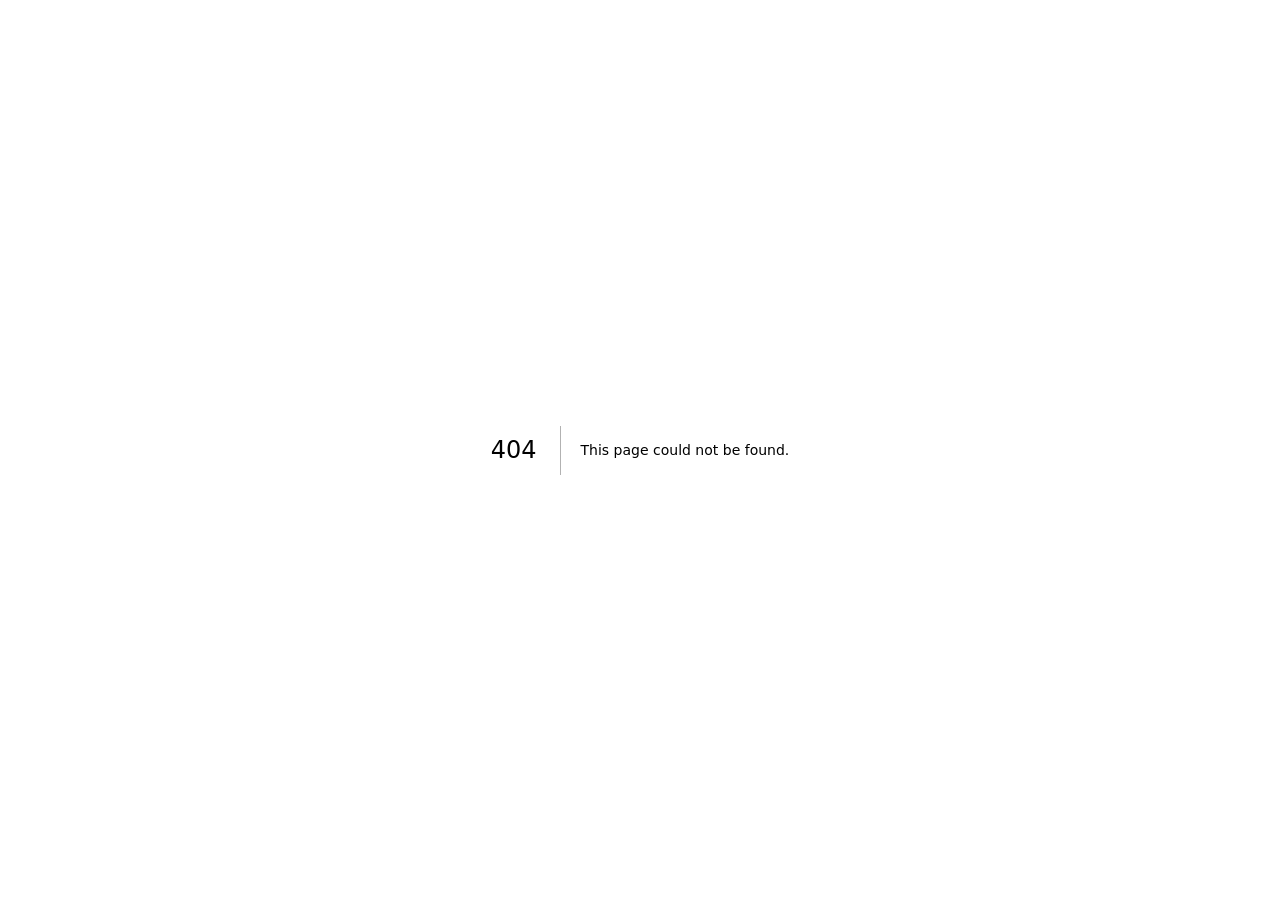
<file: 404/index.html>
<!DOCTYPE html><!--lYBq4POLZsqt8LqhqrKqp--><html lang="zh-CN"><head><meta charSet="utf-8"/><meta name="viewport" content="width=device-width, initial-scale=1"/><link rel="stylesheet" href="/_next/static/chunks/26af1beb7ce71fc0.css" data-precedence="next"/><link rel="preload" as="script" fetchPriority="low" href="/_next/static/chunks/7cf55d0f03c26ac4.js"/><script src="/_next/static/chunks/90a0817cee74c031.js" async=""></script><script src="/_next/static/chunks/42bc14a52072ba02.js" async=""></script><script src="/_next/static/chunks/turbopack-4762a4e4ce1d03d2.js" async=""></script><script src="/_next/static/chunks/16ddd65efd18f4c2.js" async=""></script><script src="/_next/static/chunks/00dcac27785e90d3.js" async=""></script><meta name="robots" content="noindex"/><title>404: This page could not be found.</title><title>开发者工具集</title><meta name="description" content="免费的在线开发者工具集"/><link rel="icon" href="/favicon.ico?favicon.0b3bf435.ico" sizes="256x256" type="image/x-icon"/><script src="/_next/static/chunks/a6dad97d9634a72d.js" noModule=""></script></head><body><div hidden=""><!--$--><!--/$--></div><div style="font-family:system-ui,&quot;Segoe UI&quot;,Roboto,Helvetica,Arial,sans-serif,&quot;Apple Color Emoji&quot;,&quot;Segoe UI Emoji&quot;;height:100vh;text-align:center;display:flex;flex-direction:column;align-items:center;justify-content:center"><div><style>body{color:#000;background:#fff;margin:0}.next-error-h1{border-right:1px solid rgba(0,0,0,.3)}@media (prefers-color-scheme:dark){body{color:#fff;background:#000}.next-error-h1{border-right:1px solid rgba(255,255,255,.3)}}</style><h1 class="next-error-h1" style="display:inline-block;margin:0 20px 0 0;padding:0 23px 0 0;font-size:24px;font-weight:500;vertical-align:top;line-height:49px">404</h1><div style="display:inline-block"><h2 style="font-size:14px;font-weight:400;line-height:49px;margin:0">This page could not be found.</h2></div></div></div><!--$--><!--/$--><script src="/_next/static/chunks/7cf55d0f03c26ac4.js" id="_R_" async=""></script><script>(self.__next_f=self.__next_f||[]).push([0])</script><script>self.__next_f.push([1,"1:\"$Sreact.fragment\"\n2:I[19015,[\"/_next/static/chunks/16ddd65efd18f4c2.js\",\"/_next/static/chunks/00dcac27785e90d3.js\"],\"default\"]\n3:I[59119,[\"/_next/static/chunks/16ddd65efd18f4c2.js\",\"/_next/static/chunks/00dcac27785e90d3.js\"],\"default\"]\n4:I[83546,[\"/_next/static/chunks/16ddd65efd18f4c2.js\",\"/_next/static/chunks/00dcac27785e90d3.js\"],\"OutletBoundary\"]\n5:\"$Sreact.suspense\"\n7:I[83546,[\"/_next/static/chunks/16ddd65efd18f4c2.js\",\"/_next/static/chunks/00dcac27785e90d3.js\"],\"ViewportBoundary\"]\n9:I[83546,[\"/_next/static/chunks/16ddd65efd18f4c2.js\",\"/_next/static/chunks/00dcac27785e90d3.js\"],\"MetadataBoundary\"]\nb:I[62282,[\"/_next/static/chunks/16ddd65efd18f4c2.js\",\"/_next/static/chunks/00dcac27785e90d3.js\"],\"default\"]\n:HL[\"/_next/static/chunks/26af1beb7ce71fc0.css\",\"style\"]\n"])</script><script>self.__next_f.push([1,"0:{\"P\":null,\"b\":\"lYBq4POLZsqt8LqhqrKqp\",\"c\":[\"\",\"_not-found\",\"\"],\"q\":\"\",\"i\":false,\"f\":[[[\"\",{\"children\":[\"/_not-found\",{\"children\":[\"__PAGE__\",{}]}]},\"$undefined\",\"$undefined\",true],[[\"$\",\"$1\",\"c\",{\"children\":[[[\"$\",\"link\",\"0\",{\"rel\":\"stylesheet\",\"href\":\"/_next/static/chunks/26af1beb7ce71fc0.css\",\"precedence\":\"next\",\"crossOrigin\":\"$undefined\",\"nonce\":\"$undefined\"}]],[\"$\",\"html\",null,{\"lang\":\"zh-CN\",\"children\":[\"$\",\"body\",null,{\"children\":[\"$\",\"$L2\",null,{\"parallelRouterKey\":\"children\",\"error\":\"$undefined\",\"errorStyles\":\"$undefined\",\"errorScripts\":\"$undefined\",\"template\":[\"$\",\"$L3\",null,{}],\"templateStyles\":\"$undefined\",\"templateScripts\":\"$undefined\",\"notFound\":[[[\"$\",\"title\",null,{\"children\":\"404: This page could not be found.\"}],[\"$\",\"div\",null,{\"style\":{\"fontFamily\":\"system-ui,\\\"Segoe UI\\\",Roboto,Helvetica,Arial,sans-serif,\\\"Apple Color Emoji\\\",\\\"Segoe UI Emoji\\\"\",\"height\":\"100vh\",\"textAlign\":\"center\",\"display\":\"flex\",\"flexDirection\":\"column\",\"alignItems\":\"center\",\"justifyContent\":\"center\"},\"children\":[\"$\",\"div\",null,{\"children\":[[\"$\",\"style\",null,{\"dangerouslySetInnerHTML\":{\"__html\":\"body{color:#000;background:#fff;margin:0}.next-error-h1{border-right:1px solid rgba(0,0,0,.3)}@media (prefers-color-scheme:dark){body{color:#fff;background:#000}.next-error-h1{border-right:1px solid rgba(255,255,255,.3)}}\"}}],[\"$\",\"h1\",null,{\"className\":\"next-error-h1\",\"style\":{\"display\":\"inline-block\",\"margin\":\"0 20px 0 0\",\"padding\":\"0 23px 0 0\",\"fontSize\":24,\"fontWeight\":500,\"verticalAlign\":\"top\",\"lineHeight\":\"49px\"},\"children\":404}],[\"$\",\"div\",null,{\"style\":{\"display\":\"inline-block\"},\"children\":[\"$\",\"h2\",null,{\"style\":{\"fontSize\":14,\"fontWeight\":400,\"lineHeight\":\"49px\",\"margin\":0},\"children\":\"This page could not be found.\"}]}]]}]}]],[]],\"forbidden\":\"$undefined\",\"unauthorized\":\"$undefined\"}]}]}]]}],{\"children\":[[\"$\",\"$1\",\"c\",{\"children\":[null,[\"$\",\"$L2\",null,{\"parallelRouterKey\":\"children\",\"error\":\"$undefined\",\"errorStyles\":\"$undefined\",\"errorScripts\":\"$undefined\",\"template\":[\"$\",\"$L3\",null,{}],\"templateStyles\":\"$undefined\",\"templateScripts\":\"$undefined\",\"notFound\":\"$undefined\",\"forbidden\":\"$undefined\",\"unauthorized\":\"$undefined\"}]]}],{\"children\":[[\"$\",\"$1\",\"c\",{\"children\":[[[\"$\",\"title\",null,{\"children\":\"404: This page could not be found.\"}],[\"$\",\"div\",null,{\"style\":\"$0:f:0:1:0:props:children:1:props:children:props:children:props:notFound:0:1:props:style\",\"children\":[\"$\",\"div\",null,{\"children\":[[\"$\",\"style\",null,{\"dangerouslySetInnerHTML\":{\"__html\":\"body{color:#000;background:#fff;margin:0}.next-error-h1{border-right:1px solid rgba(0,0,0,.3)}@media (prefers-color-scheme:dark){body{color:#fff;background:#000}.next-error-h1{border-right:1px solid rgba(255,255,255,.3)}}\"}}],[\"$\",\"h1\",null,{\"className\":\"next-error-h1\",\"style\":\"$0:f:0:1:0:props:children:1:props:children:props:children:props:notFound:0:1:props:children:props:children:1:props:style\",\"children\":404}],[\"$\",\"div\",null,{\"style\":\"$0:f:0:1:0:props:children:1:props:children:props:children:props:notFound:0:1:props:children:props:children:2:props:style\",\"children\":[\"$\",\"h2\",null,{\"style\":\"$0:f:0:1:0:props:children:1:props:children:props:children:props:notFound:0:1:props:children:props:children:2:props:children:props:style\",\"children\":\"This page could not be found.\"}]}]]}]}]],null,[\"$\",\"$L4\",null,{\"children\":[\"$\",\"$5\",null,{\"name\":\"Next.MetadataOutlet\",\"children\":\"$@6\"}]}]]}],{},null,false,false]},null,false,false]},null,false,false],[\"$\",\"$1\",\"h\",{\"children\":[[\"$\",\"meta\",null,{\"name\":\"robots\",\"content\":\"noindex\"}],[\"$\",\"$L7\",null,{\"children\":\"$L8\"}],[\"$\",\"div\",null,{\"hidden\":true,\"children\":[\"$\",\"$L9\",null,{\"children\":[\"$\",\"$5\",null,{\"name\":\"Next.Metadata\",\"children\":\"$La\"}]}]}],null]}],false]],\"m\":\"$undefined\",\"G\":[\"$b\",\"$undefined\"],\"S\":true}\n"])</script><script>self.__next_f.push([1,"8:[[\"$\",\"meta\",\"0\",{\"charSet\":\"utf-8\"}],[\"$\",\"meta\",\"1\",{\"name\":\"viewport\",\"content\":\"width=device-width, initial-scale=1\"}]]\n"])</script><script>self.__next_f.push([1,"c:I[15052,[\"/_next/static/chunks/16ddd65efd18f4c2.js\",\"/_next/static/chunks/00dcac27785e90d3.js\"],\"IconMark\"]\n6:null\na:[[\"$\",\"title\",\"0\",{\"children\":\"开发者工具集\"}],[\"$\",\"meta\",\"1\",{\"name\":\"description\",\"content\":\"免费的在线开发者工具集\"}],[\"$\",\"link\",\"2\",{\"rel\":\"icon\",\"href\":\"/favicon.ico?favicon.0b3bf435.ico\",\"sizes\":\"256x256\",\"type\":\"image/x-icon\"}],[\"$\",\"$Lc\",\"3\",{}]]\n"])</script></body></html>
</file>
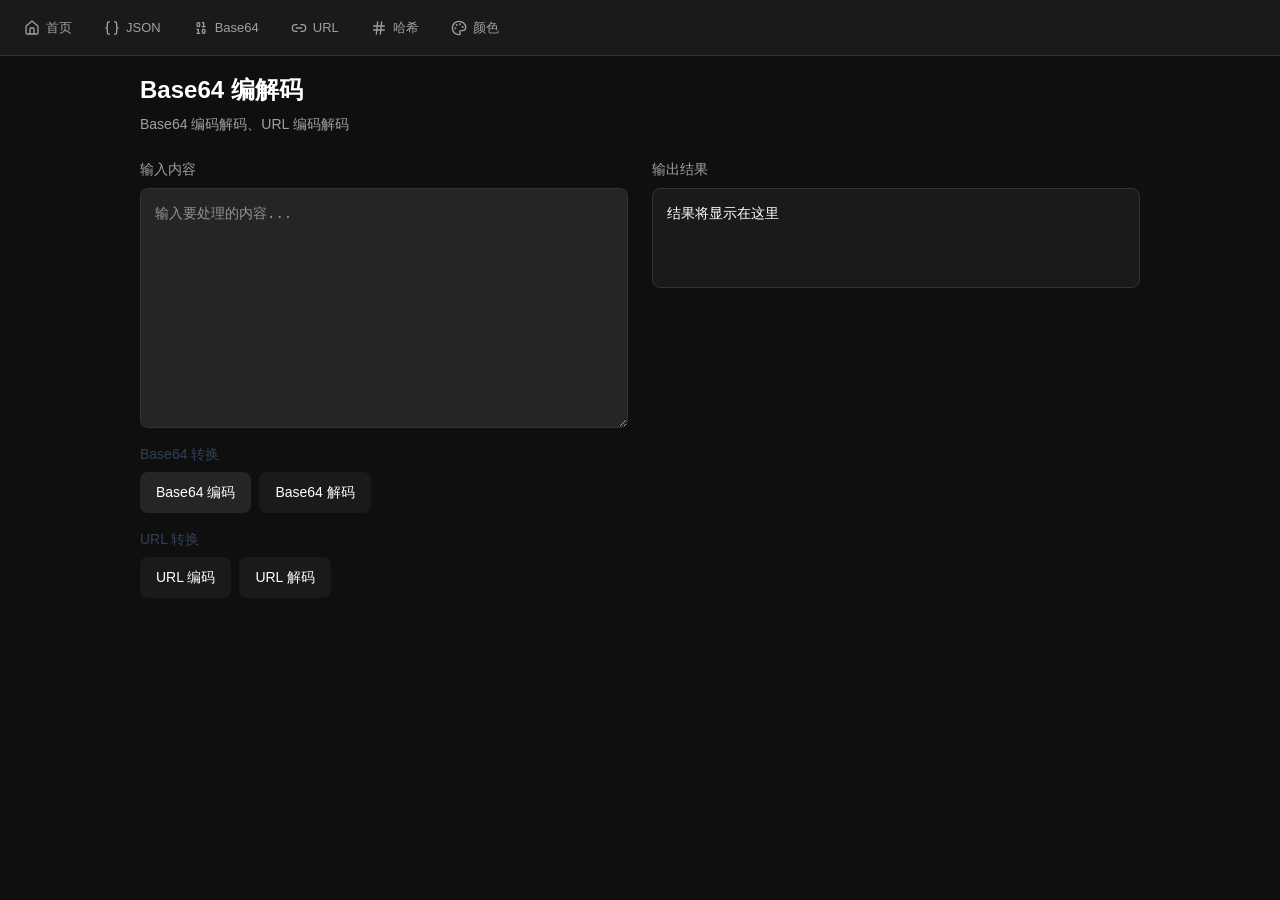
<file: base64/index.html>
<!DOCTYPE html><!--lYBq4POLZsqt8LqhqrKqp--><html lang="zh-CN"><head><meta charSet="utf-8"/><meta name="viewport" content="width=device-width, initial-scale=1"/><link rel="stylesheet" href="/_next/static/chunks/26af1beb7ce71fc0.css" data-precedence="next"/><link rel="preload" as="script" fetchPriority="low" href="/_next/static/chunks/7cf55d0f03c26ac4.js"/><script src="/_next/static/chunks/90a0817cee74c031.js" async=""></script><script src="/_next/static/chunks/42bc14a52072ba02.js" async=""></script><script src="/_next/static/chunks/turbopack-4762a4e4ce1d03d2.js" async=""></script><script src="/_next/static/chunks/16ddd65efd18f4c2.js" async=""></script><script src="/_next/static/chunks/00dcac27785e90d3.js" async=""></script><script src="/_next/static/chunks/a2646249a6e6fa34.js" async=""></script><title>开发者工具集</title><meta name="description" content="免费的在线开发者工具集"/><link rel="icon" href="/favicon.ico?favicon.0b3bf435.ico" sizes="256x256" type="image/x-icon"/><script src="/_next/static/chunks/a6dad97d9634a72d.js" noModule=""></script></head><body><div hidden=""><!--$--><!--/$--></div><div style="display:flex;min-height:100vh;background:var(--bg-primary)"><div style="position:fixed;top:0;left:0;right:0;height:56px;background:var(--bg-secondary);border-bottom:1px solid var(--border);display:flex;align-items:center;padding:0 12px;gap:8px;overflow-x:auto;z-index:100"><a style="display:flex;align-items:center;gap:6px;padding:8px 12px;border-radius:8px;background:transparent;color:var(--text-secondary);text-decoration:none;font-size:13px;white-space:nowrap;transition:all 0.2s" href="/"><svg xmlns="http://www.w3.org/2000/svg" width="16" height="16" viewBox="0 0 24 24" fill="none" stroke="currentColor" stroke-width="2" stroke-linecap="round" stroke-linejoin="round" class="lucide lucide-house" aria-hidden="true"><path d="M15 21v-8a1 1 0 0 0-1-1h-4a1 1 0 0 0-1 1v8"></path><path d="M3 10a2 2 0 0 1 .709-1.528l7-6a2 2 0 0 1 2.582 0l7 6A2 2 0 0 1 21 10v9a2 2 0 0 1-2 2H5a2 2 0 0 1-2-2z"></path></svg><span>首页</span></a><a style="display:flex;align-items:center;gap:6px;padding:8px 12px;border-radius:8px;background:transparent;color:var(--text-secondary);text-decoration:none;font-size:13px;white-space:nowrap;transition:all 0.2s" href="/json/"><svg xmlns="http://www.w3.org/2000/svg" width="16" height="16" viewBox="0 0 24 24" fill="none" stroke="currentColor" stroke-width="2" stroke-linecap="round" stroke-linejoin="round" class="lucide lucide-braces" aria-hidden="true"><path d="M8 3H7a2 2 0 0 0-2 2v5a2 2 0 0 1-2 2 2 2 0 0 1 2 2v5c0 1.1.9 2 2 2h1"></path><path d="M16 21h1a2 2 0 0 0 2-2v-5c0-1.1.9-2 2-2a2 2 0 0 1-2-2V5a2 2 0 0 0-2-2h-1"></path></svg><span>JSON</span></a><a style="display:flex;align-items:center;gap:6px;padding:8px 12px;border-radius:8px;background:transparent;color:var(--text-secondary);text-decoration:none;font-size:13px;white-space:nowrap;transition:all 0.2s" href="/base64/"><svg xmlns="http://www.w3.org/2000/svg" width="16" height="16" viewBox="0 0 24 24" fill="none" stroke="currentColor" stroke-width="2" stroke-linecap="round" stroke-linejoin="round" class="lucide lucide-binary" aria-hidden="true"><rect x="14" y="14" width="4" height="6" rx="2"></rect><rect x="6" y="4" width="4" height="6" rx="2"></rect><path d="M6 20h4"></path><path d="M14 10h4"></path><path d="M6 14h2v6"></path><path d="M14 4h2v6"></path></svg><span>Base64</span></a><a style="display:flex;align-items:center;gap:6px;padding:8px 12px;border-radius:8px;background:transparent;color:var(--text-secondary);text-decoration:none;font-size:13px;white-space:nowrap;transition:all 0.2s" href="/url/"><svg xmlns="http://www.w3.org/2000/svg" width="16" height="16" viewBox="0 0 24 24" fill="none" stroke="currentColor" stroke-width="2" stroke-linecap="round" stroke-linejoin="round" class="lucide lucide-link2 lucide-link-2" aria-hidden="true"><path d="M9 17H7A5 5 0 0 1 7 7h2"></path><path d="M15 7h2a5 5 0 1 1 0 10h-2"></path><line x1="8" x2="16" y1="12" y2="12"></line></svg><span>URL</span></a><a style="display:flex;align-items:center;gap:6px;padding:8px 12px;border-radius:8px;background:transparent;color:var(--text-secondary);text-decoration:none;font-size:13px;white-space:nowrap;transition:all 0.2s" href="/hash/"><svg xmlns="http://www.w3.org/2000/svg" width="16" height="16" viewBox="0 0 24 24" fill="none" stroke="currentColor" stroke-width="2" stroke-linecap="round" stroke-linejoin="round" class="lucide lucide-hash" aria-hidden="true"><line x1="4" x2="20" y1="9" y2="9"></line><line x1="4" x2="20" y1="15" y2="15"></line><line x1="10" x2="8" y1="3" y2="21"></line><line x1="16" x2="14" y1="3" y2="21"></line></svg><span>哈希</span></a><a style="display:flex;align-items:center;gap:6px;padding:8px 12px;border-radius:8px;background:transparent;color:var(--text-secondary);text-decoration:none;font-size:13px;white-space:nowrap;transition:all 0.2s" href="/color/"><svg xmlns="http://www.w3.org/2000/svg" width="16" height="16" viewBox="0 0 24 24" fill="none" stroke="currentColor" stroke-width="2" stroke-linecap="round" stroke-linejoin="round" class="lucide lucide-palette" aria-hidden="true"><path d="M12 22a1 1 0 0 1 0-20 10 9 0 0 1 10 9 5 5 0 0 1-5 5h-2.25a1.75 1.75 0 0 0-1.4 2.8l.3.4a1.75 1.75 0 0 1-1.4 2.8z"></path><circle cx="13.5" cy="6.5" r=".5" fill="currentColor"></circle><circle cx="17.5" cy="10.5" r=".5" fill="currentColor"></circle><circle cx="6.5" cy="12.5" r=".5" fill="currentColor"></circle><circle cx="8.5" cy="7.5" r=".5" fill="currentColor"></circle></svg><span>颜色</span></a></div><main style="flex:1;padding:72px 16px 24px;max-width:100%"><div style="max-width:1000px;margin:0 auto"><div style="margin-bottom:24px"><h1 style="font-size:24px;font-weight:600;color:var(--text-primary);margin-bottom:6px">Base64 编解码</h1><p style="color:var(--text-secondary);font-size:14px">Base64 编码解码、URL 编码解码</p></div><div class="grid grid-cols-1 lg:grid-cols-2 gap-6"><div class="flex flex-col gap-4"><div style="display:flex;flex-direction:column;gap:8px"><label style="font-size:14px;font-weight:500;color:var(--text-secondary)">输入内容</label><textarea placeholder="输入要处理的内容..." rows="10" style="width:100%;padding:14px;font-family:monospace;font-size:14px;background:var(--bg-tertiary);color:var(--text-primary);border:1px solid var(--border);border-radius:8px;outline:none;resize:vertical;min-height:100px;box-sizing:border-box"></textarea></div><div class="space-y-2"><p class="text-sm font-medium text-slate-700">Base64 转换</p><div class="flex flex-wrap gap-2"><div style="display:flex;flex-wrap:wrap;gap:8px"><button style="padding:10px 16px;border-radius:8px;font-weight:500;font-size:14px;border:none;cursor:pointer;background:var(--bg-tertiary);color:var(--text-primary);box-shadow:none;transition:all 0.2s">Base64 编码</button><button style="padding:10px 16px;border-radius:8px;font-weight:500;font-size:14px;border:none;cursor:pointer;background:var(--bg-secondary);color:var(--text-primary);box-shadow:none;transition:all 0.2s">Base64 解码</button></div></div></div><div class="space-y-2"><p class="text-sm font-medium text-slate-700">URL 转换</p><div class="flex flex-wrap gap-2"><div style="display:flex;flex-wrap:wrap;gap:8px"><button style="padding:10px 16px;border-radius:8px;font-weight:500;font-size:14px;border:none;cursor:pointer;background:var(--bg-secondary);color:var(--text-primary);box-shadow:none;transition:all 0.2s">URL 编码</button><button style="padding:10px 16px;border-radius:8px;font-weight:500;font-size:14px;border:none;cursor:pointer;background:var(--bg-secondary);color:var(--text-primary);box-shadow:none;transition:all 0.2s">URL 解码</button></div></div></div></div><div style="display:flex;flex-direction:column;gap:8px"><div style="display:flex;align-items:center;justify-content:space-between;flex-wrap:wrap;gap:8px"><label style="font-size:14px;font-weight:500;color:var(--text-secondary)">输出结果</label></div><div style="width:100%;padding:14px;font-family:monospace;font-size:14px;border-radius:8px;white-space:pre-wrap;word-break:break-all;min-height:100px;background:var(--bg-secondary);color:var(--text-primary);border:1px solid var(--border);box-sizing:border-box">结果将显示在这里</div></div></div></div></main></div><!--$--><!--/$--><script src="/_next/static/chunks/7cf55d0f03c26ac4.js" id="_R_" async=""></script><script>(self.__next_f=self.__next_f||[]).push([0])</script><script>self.__next_f.push([1,"1:\"$Sreact.fragment\"\n2:I[19015,[\"/_next/static/chunks/16ddd65efd18f4c2.js\",\"/_next/static/chunks/00dcac27785e90d3.js\"],\"default\"]\n3:I[59119,[\"/_next/static/chunks/16ddd65efd18f4c2.js\",\"/_next/static/chunks/00dcac27785e90d3.js\"],\"default\"]\n4:I[46071,[\"/_next/static/chunks/16ddd65efd18f4c2.js\",\"/_next/static/chunks/00dcac27785e90d3.js\"],\"ClientPageRoot\"]\n5:I[89620,[\"/_next/static/chunks/a2646249a6e6fa34.js\"],\"default\"]\n8:I[83546,[\"/_next/static/chunks/16ddd65efd18f4c2.js\",\"/_next/static/chunks/00dcac27785e90d3.js\"],\"OutletBoundary\"]\n9:\"$Sreact.suspense\"\nb:I[83546,[\"/_next/static/chunks/16ddd65efd18f4c2.js\",\"/_next/static/chunks/00dcac27785e90d3.js\"],\"ViewportBoundary\"]\nd:I[83546,[\"/_next/static/chunks/16ddd65efd18f4c2.js\",\"/_next/static/chunks/00dcac27785e90d3.js\"],\"MetadataBoundary\"]\nf:I[62282,[],\"default\"]\n:HL[\"/_next/static/chunks/26af1beb7ce71fc0.css\",\"style\"]\n"])</script><script>self.__next_f.push([1,"0:{\"P\":null,\"b\":\"lYBq4POLZsqt8LqhqrKqp\",\"c\":[\"\",\"base64\",\"\"],\"q\":\"\",\"i\":false,\"f\":[[[\"\",{\"children\":[\"base64\",{\"children\":[\"__PAGE__\",{}]}]},\"$undefined\",\"$undefined\",true],[[\"$\",\"$1\",\"c\",{\"children\":[[[\"$\",\"link\",\"0\",{\"rel\":\"stylesheet\",\"href\":\"/_next/static/chunks/26af1beb7ce71fc0.css\",\"precedence\":\"next\",\"crossOrigin\":\"$undefined\",\"nonce\":\"$undefined\"}]],[\"$\",\"html\",null,{\"lang\":\"zh-CN\",\"children\":[\"$\",\"body\",null,{\"children\":[\"$\",\"$L2\",null,{\"parallelRouterKey\":\"children\",\"error\":\"$undefined\",\"errorStyles\":\"$undefined\",\"errorScripts\":\"$undefined\",\"template\":[\"$\",\"$L3\",null,{}],\"templateStyles\":\"$undefined\",\"templateScripts\":\"$undefined\",\"notFound\":[[[\"$\",\"title\",null,{\"children\":\"404: This page could not be found.\"}],[\"$\",\"div\",null,{\"style\":{\"fontFamily\":\"system-ui,\\\"Segoe UI\\\",Roboto,Helvetica,Arial,sans-serif,\\\"Apple Color Emoji\\\",\\\"Segoe UI Emoji\\\"\",\"height\":\"100vh\",\"textAlign\":\"center\",\"display\":\"flex\",\"flexDirection\":\"column\",\"alignItems\":\"center\",\"justifyContent\":\"center\"},\"children\":[\"$\",\"div\",null,{\"children\":[[\"$\",\"style\",null,{\"dangerouslySetInnerHTML\":{\"__html\":\"body{color:#000;background:#fff;margin:0}.next-error-h1{border-right:1px solid rgba(0,0,0,.3)}@media (prefers-color-scheme:dark){body{color:#fff;background:#000}.next-error-h1{border-right:1px solid rgba(255,255,255,.3)}}\"}}],[\"$\",\"h1\",null,{\"className\":\"next-error-h1\",\"style\":{\"display\":\"inline-block\",\"margin\":\"0 20px 0 0\",\"padding\":\"0 23px 0 0\",\"fontSize\":24,\"fontWeight\":500,\"verticalAlign\":\"top\",\"lineHeight\":\"49px\"},\"children\":404}],[\"$\",\"div\",null,{\"style\":{\"display\":\"inline-block\"},\"children\":[\"$\",\"h2\",null,{\"style\":{\"fontSize\":14,\"fontWeight\":400,\"lineHeight\":\"49px\",\"margin\":0},\"children\":\"This page could not be found.\"}]}]]}]}]],[]],\"forbidden\":\"$undefined\",\"unauthorized\":\"$undefined\"}]}]}]]}],{\"children\":[[\"$\",\"$1\",\"c\",{\"children\":[null,[\"$\",\"$L2\",null,{\"parallelRouterKey\":\"children\",\"error\":\"$undefined\",\"errorStyles\":\"$undefined\",\"errorScripts\":\"$undefined\",\"template\":[\"$\",\"$L3\",null,{}],\"templateStyles\":\"$undefined\",\"templateScripts\":\"$undefined\",\"notFound\":\"$undefined\",\"forbidden\":\"$undefined\",\"unauthorized\":\"$undefined\"}]]}],{\"children\":[[\"$\",\"$1\",\"c\",{\"children\":[[\"$\",\"$L4\",null,{\"Component\":\"$5\",\"serverProvidedParams\":{\"searchParams\":{},\"params\":{},\"promises\":[\"$@6\",\"$@7\"]}}],[[\"$\",\"script\",\"script-0\",{\"src\":\"/_next/static/chunks/a2646249a6e6fa34.js\",\"async\":true,\"nonce\":\"$undefined\"}]],[\"$\",\"$L8\",null,{\"children\":[\"$\",\"$9\",null,{\"name\":\"Next.MetadataOutlet\",\"children\":\"$@a\"}]}]]}],{},null,false,false]},null,false,false]},null,false,false],[\"$\",\"$1\",\"h\",{\"children\":[null,[\"$\",\"$Lb\",null,{\"children\":\"$Lc\"}],[\"$\",\"div\",null,{\"hidden\":true,\"children\":[\"$\",\"$Ld\",null,{\"children\":[\"$\",\"$9\",null,{\"name\":\"Next.Metadata\",\"children\":\"$Le\"}]}]}],null]}],false]],\"m\":\"$undefined\",\"G\":[\"$f\",[]],\"S\":true}\n"])</script><script>self.__next_f.push([1,"6:{}\n7:\"$0:f:0:1:1:children:1:children:0:props:children:0:props:serverProvidedParams:params\"\n"])</script><script>self.__next_f.push([1,"c:[[\"$\",\"meta\",\"0\",{\"charSet\":\"utf-8\"}],[\"$\",\"meta\",\"1\",{\"name\":\"viewport\",\"content\":\"width=device-width, initial-scale=1\"}]]\n"])</script><script>self.__next_f.push([1,"10:I[15052,[\"/_next/static/chunks/16ddd65efd18f4c2.js\",\"/_next/static/chunks/00dcac27785e90d3.js\"],\"IconMark\"]\na:null\ne:[[\"$\",\"title\",\"0\",{\"children\":\"开发者工具集\"}],[\"$\",\"meta\",\"1\",{\"name\":\"description\",\"content\":\"免费的在线开发者工具集\"}],[\"$\",\"link\",\"2\",{\"rel\":\"icon\",\"href\":\"/favicon.ico?favicon.0b3bf435.ico\",\"sizes\":\"256x256\",\"type\":\"image/x-icon\"}],[\"$\",\"$L10\",\"3\",{}]]\n"])</script></body></html>
</file>
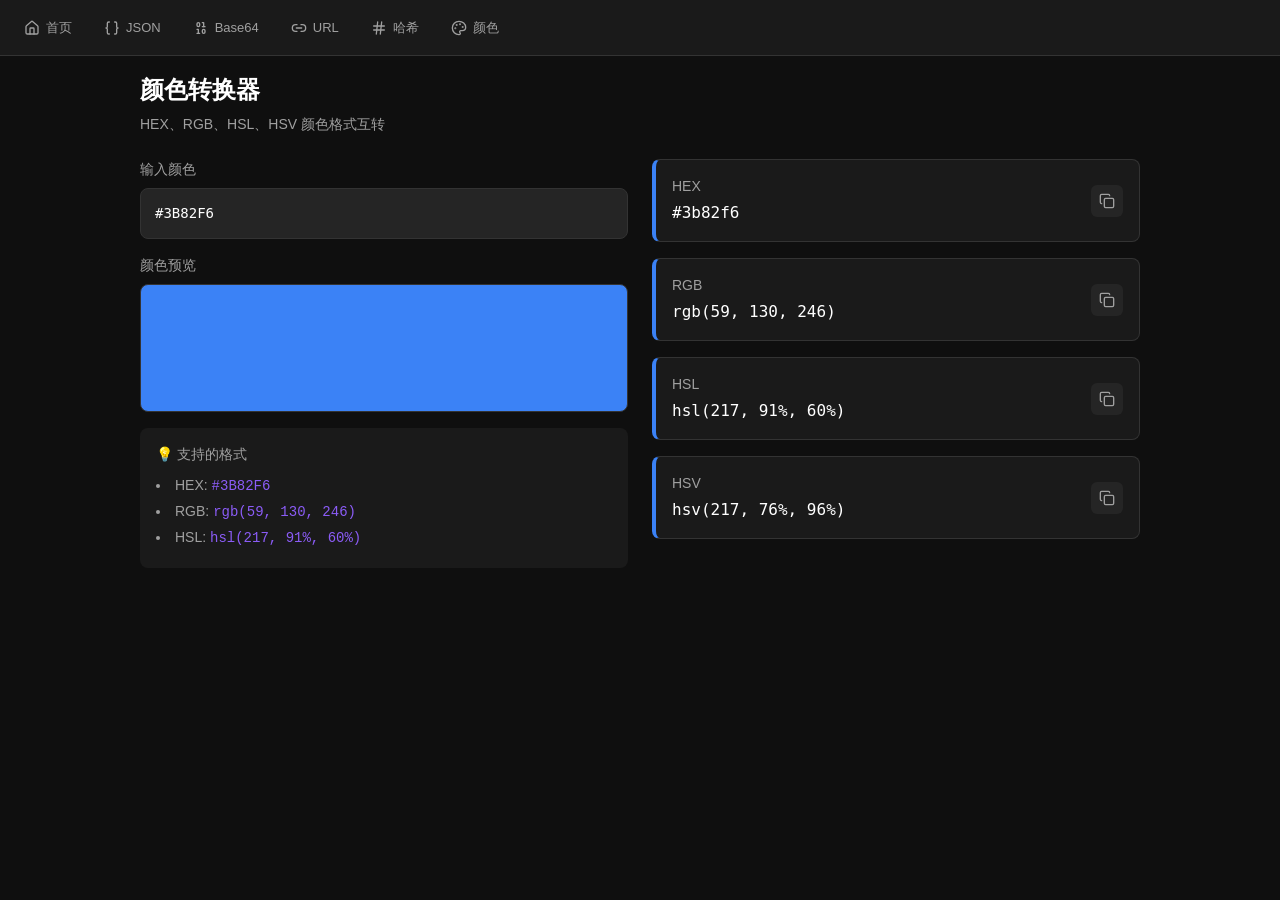
<file: color/index.html>
<!DOCTYPE html><!--lYBq4POLZsqt8LqhqrKqp--><html lang="zh-CN"><head><meta charSet="utf-8"/><meta name="viewport" content="width=device-width, initial-scale=1"/><link rel="stylesheet" href="/_next/static/chunks/26af1beb7ce71fc0.css" data-precedence="next"/><link rel="preload" as="script" fetchPriority="low" href="/_next/static/chunks/7cf55d0f03c26ac4.js"/><script src="/_next/static/chunks/90a0817cee74c031.js" async=""></script><script src="/_next/static/chunks/42bc14a52072ba02.js" async=""></script><script src="/_next/static/chunks/turbopack-4762a4e4ce1d03d2.js" async=""></script><script src="/_next/static/chunks/16ddd65efd18f4c2.js" async=""></script><script src="/_next/static/chunks/00dcac27785e90d3.js" async=""></script><script src="/_next/static/chunks/0bb0dabc4f6e6651.js" async=""></script><title>开发者工具集</title><meta name="description" content="免费的在线开发者工具集"/><link rel="icon" href="/favicon.ico?favicon.0b3bf435.ico" sizes="256x256" type="image/x-icon"/><script src="/_next/static/chunks/a6dad97d9634a72d.js" noModule=""></script></head><body><div hidden=""><!--$--><!--/$--></div><div style="display:flex;min-height:100vh;background:var(--bg-primary)"><div style="position:fixed;top:0;left:0;right:0;height:56px;background:var(--bg-secondary);border-bottom:1px solid var(--border);display:flex;align-items:center;padding:0 12px;gap:8px;overflow-x:auto;z-index:100"><a style="display:flex;align-items:center;gap:6px;padding:8px 12px;border-radius:8px;background:transparent;color:var(--text-secondary);text-decoration:none;font-size:13px;white-space:nowrap;transition:all 0.2s" href="/"><svg xmlns="http://www.w3.org/2000/svg" width="16" height="16" viewBox="0 0 24 24" fill="none" stroke="currentColor" stroke-width="2" stroke-linecap="round" stroke-linejoin="round" class="lucide lucide-house" aria-hidden="true"><path d="M15 21v-8a1 1 0 0 0-1-1h-4a1 1 0 0 0-1 1v8"></path><path d="M3 10a2 2 0 0 1 .709-1.528l7-6a2 2 0 0 1 2.582 0l7 6A2 2 0 0 1 21 10v9a2 2 0 0 1-2 2H5a2 2 0 0 1-2-2z"></path></svg><span>首页</span></a><a style="display:flex;align-items:center;gap:6px;padding:8px 12px;border-radius:8px;background:transparent;color:var(--text-secondary);text-decoration:none;font-size:13px;white-space:nowrap;transition:all 0.2s" href="/json/"><svg xmlns="http://www.w3.org/2000/svg" width="16" height="16" viewBox="0 0 24 24" fill="none" stroke="currentColor" stroke-width="2" stroke-linecap="round" stroke-linejoin="round" class="lucide lucide-braces" aria-hidden="true"><path d="M8 3H7a2 2 0 0 0-2 2v5a2 2 0 0 1-2 2 2 2 0 0 1 2 2v5c0 1.1.9 2 2 2h1"></path><path d="M16 21h1a2 2 0 0 0 2-2v-5c0-1.1.9-2 2-2a2 2 0 0 1-2-2V5a2 2 0 0 0-2-2h-1"></path></svg><span>JSON</span></a><a style="display:flex;align-items:center;gap:6px;padding:8px 12px;border-radius:8px;background:transparent;color:var(--text-secondary);text-decoration:none;font-size:13px;white-space:nowrap;transition:all 0.2s" href="/base64/"><svg xmlns="http://www.w3.org/2000/svg" width="16" height="16" viewBox="0 0 24 24" fill="none" stroke="currentColor" stroke-width="2" stroke-linecap="round" stroke-linejoin="round" class="lucide lucide-binary" aria-hidden="true"><rect x="14" y="14" width="4" height="6" rx="2"></rect><rect x="6" y="4" width="4" height="6" rx="2"></rect><path d="M6 20h4"></path><path d="M14 10h4"></path><path d="M6 14h2v6"></path><path d="M14 4h2v6"></path></svg><span>Base64</span></a><a style="display:flex;align-items:center;gap:6px;padding:8px 12px;border-radius:8px;background:transparent;color:var(--text-secondary);text-decoration:none;font-size:13px;white-space:nowrap;transition:all 0.2s" href="/url/"><svg xmlns="http://www.w3.org/2000/svg" width="16" height="16" viewBox="0 0 24 24" fill="none" stroke="currentColor" stroke-width="2" stroke-linecap="round" stroke-linejoin="round" class="lucide lucide-link2 lucide-link-2" aria-hidden="true"><path d="M9 17H7A5 5 0 0 1 7 7h2"></path><path d="M15 7h2a5 5 0 1 1 0 10h-2"></path><line x1="8" x2="16" y1="12" y2="12"></line></svg><span>URL</span></a><a style="display:flex;align-items:center;gap:6px;padding:8px 12px;border-radius:8px;background:transparent;color:var(--text-secondary);text-decoration:none;font-size:13px;white-space:nowrap;transition:all 0.2s" href="/hash/"><svg xmlns="http://www.w3.org/2000/svg" width="16" height="16" viewBox="0 0 24 24" fill="none" stroke="currentColor" stroke-width="2" stroke-linecap="round" stroke-linejoin="round" class="lucide lucide-hash" aria-hidden="true"><line x1="4" x2="20" y1="9" y2="9"></line><line x1="4" x2="20" y1="15" y2="15"></line><line x1="10" x2="8" y1="3" y2="21"></line><line x1="16" x2="14" y1="3" y2="21"></line></svg><span>哈希</span></a><a style="display:flex;align-items:center;gap:6px;padding:8px 12px;border-radius:8px;background:transparent;color:var(--text-secondary);text-decoration:none;font-size:13px;white-space:nowrap;transition:all 0.2s" href="/color/"><svg xmlns="http://www.w3.org/2000/svg" width="16" height="16" viewBox="0 0 24 24" fill="none" stroke="currentColor" stroke-width="2" stroke-linecap="round" stroke-linejoin="round" class="lucide lucide-palette" aria-hidden="true"><path d="M12 22a1 1 0 0 1 0-20 10 9 0 0 1 10 9 5 5 0 0 1-5 5h-2.25a1.75 1.75 0 0 0-1.4 2.8l.3.4a1.75 1.75 0 0 1-1.4 2.8z"></path><circle cx="13.5" cy="6.5" r=".5" fill="currentColor"></circle><circle cx="17.5" cy="10.5" r=".5" fill="currentColor"></circle><circle cx="6.5" cy="12.5" r=".5" fill="currentColor"></circle><circle cx="8.5" cy="7.5" r=".5" fill="currentColor"></circle></svg><span>颜色</span></a></div><main style="flex:1;padding:72px 16px 24px;max-width:100%"><div style="max-width:1000px;margin:0 auto"><div style="margin-bottom:24px"><h1 style="font-size:24px;font-weight:600;color:var(--text-primary);margin-bottom:6px">颜色转换器</h1><p style="color:var(--text-secondary);font-size:14px">HEX、RGB、HSL、HSV 颜色格式互转</p></div><div style="display:grid;grid-template-columns:repeat(auto-fit, minmax(350px, 1fr));gap:24px"><div style="display:flex;flex-direction:column;gap:16px"><div><label style="display:block;font-size:14px;font-weight:500;color:var(--text-secondary);margin-bottom:8px">输入颜色</label><input type="text" placeholder="#3B82F6 或 rgb(59, 130, 246) 或 hsl(217, 91%, 60%)" style="width:100%;padding:14px;font-family:monospace;font-size:14px;background:var(--bg-tertiary);color:var(--text-primary);border:1px solid var(--border);border-radius:8px;outline:none;box-sizing:border-box" value="#3B82F6"/></div><div><label style="display:block;font-size:14px;font-weight:500;color:var(--text-secondary);margin-bottom:8px">颜色预览</label><div style="width:100%;height:128px;border-radius:8px;border:1px solid var(--border);background-color:#ffffff"></div></div><div style="background:var(--bg-secondary);padding:16px;border-radius:8px;font-size:14px;color:var(--text-secondary)"><p style="font-weight:500;margin-bottom:8px">💡 支持的格式</p><ul style="list-style:disc;list-style-position:inside;line-height:1.8"><li>HEX: <code style="color:var(--accent)">#3B82F6</code></li><li>RGB: <code style="color:var(--accent)">rgb(59, 130, 246)</code></li><li>HSL: <code style="color:var(--accent)">hsl(217, 91%, 60%)</code></li></ul></div></div><div style="display:flex;flex-direction:column;gap:16px"></div></div></div></main></div><!--$--><!--/$--><script src="/_next/static/chunks/7cf55d0f03c26ac4.js" id="_R_" async=""></script><script>(self.__next_f=self.__next_f||[]).push([0])</script><script>self.__next_f.push([1,"1:\"$Sreact.fragment\"\n2:I[19015,[\"/_next/static/chunks/16ddd65efd18f4c2.js\",\"/_next/static/chunks/00dcac27785e90d3.js\"],\"default\"]\n3:I[59119,[\"/_next/static/chunks/16ddd65efd18f4c2.js\",\"/_next/static/chunks/00dcac27785e90d3.js\"],\"default\"]\n4:I[46071,[\"/_next/static/chunks/16ddd65efd18f4c2.js\",\"/_next/static/chunks/00dcac27785e90d3.js\"],\"ClientPageRoot\"]\n5:I[92916,[\"/_next/static/chunks/0bb0dabc4f6e6651.js\"],\"default\"]\n8:I[83546,[\"/_next/static/chunks/16ddd65efd18f4c2.js\",\"/_next/static/chunks/00dcac27785e90d3.js\"],\"OutletBoundary\"]\n9:\"$Sreact.suspense\"\nb:I[83546,[\"/_next/static/chunks/16ddd65efd18f4c2.js\",\"/_next/static/chunks/00dcac27785e90d3.js\"],\"ViewportBoundary\"]\nd:I[83546,[\"/_next/static/chunks/16ddd65efd18f4c2.js\",\"/_next/static/chunks/00dcac27785e90d3.js\"],\"MetadataBoundary\"]\nf:I[62282,[],\"default\"]\n:HL[\"/_next/static/chunks/26af1beb7ce71fc0.css\",\"style\"]\n"])</script><script>self.__next_f.push([1,"0:{\"P\":null,\"b\":\"lYBq4POLZsqt8LqhqrKqp\",\"c\":[\"\",\"color\",\"\"],\"q\":\"\",\"i\":false,\"f\":[[[\"\",{\"children\":[\"color\",{\"children\":[\"__PAGE__\",{}]}]},\"$undefined\",\"$undefined\",true],[[\"$\",\"$1\",\"c\",{\"children\":[[[\"$\",\"link\",\"0\",{\"rel\":\"stylesheet\",\"href\":\"/_next/static/chunks/26af1beb7ce71fc0.css\",\"precedence\":\"next\",\"crossOrigin\":\"$undefined\",\"nonce\":\"$undefined\"}]],[\"$\",\"html\",null,{\"lang\":\"zh-CN\",\"children\":[\"$\",\"body\",null,{\"children\":[\"$\",\"$L2\",null,{\"parallelRouterKey\":\"children\",\"error\":\"$undefined\",\"errorStyles\":\"$undefined\",\"errorScripts\":\"$undefined\",\"template\":[\"$\",\"$L3\",null,{}],\"templateStyles\":\"$undefined\",\"templateScripts\":\"$undefined\",\"notFound\":[[[\"$\",\"title\",null,{\"children\":\"404: This page could not be found.\"}],[\"$\",\"div\",null,{\"style\":{\"fontFamily\":\"system-ui,\\\"Segoe UI\\\",Roboto,Helvetica,Arial,sans-serif,\\\"Apple Color Emoji\\\",\\\"Segoe UI Emoji\\\"\",\"height\":\"100vh\",\"textAlign\":\"center\",\"display\":\"flex\",\"flexDirection\":\"column\",\"alignItems\":\"center\",\"justifyContent\":\"center\"},\"children\":[\"$\",\"div\",null,{\"children\":[[\"$\",\"style\",null,{\"dangerouslySetInnerHTML\":{\"__html\":\"body{color:#000;background:#fff;margin:0}.next-error-h1{border-right:1px solid rgba(0,0,0,.3)}@media (prefers-color-scheme:dark){body{color:#fff;background:#000}.next-error-h1{border-right:1px solid rgba(255,255,255,.3)}}\"}}],[\"$\",\"h1\",null,{\"className\":\"next-error-h1\",\"style\":{\"display\":\"inline-block\",\"margin\":\"0 20px 0 0\",\"padding\":\"0 23px 0 0\",\"fontSize\":24,\"fontWeight\":500,\"verticalAlign\":\"top\",\"lineHeight\":\"49px\"},\"children\":404}],[\"$\",\"div\",null,{\"style\":{\"display\":\"inline-block\"},\"children\":[\"$\",\"h2\",null,{\"style\":{\"fontSize\":14,\"fontWeight\":400,\"lineHeight\":\"49px\",\"margin\":0},\"children\":\"This page could not be found.\"}]}]]}]}]],[]],\"forbidden\":\"$undefined\",\"unauthorized\":\"$undefined\"}]}]}]]}],{\"children\":[[\"$\",\"$1\",\"c\",{\"children\":[null,[\"$\",\"$L2\",null,{\"parallelRouterKey\":\"children\",\"error\":\"$undefined\",\"errorStyles\":\"$undefined\",\"errorScripts\":\"$undefined\",\"template\":[\"$\",\"$L3\",null,{}],\"templateStyles\":\"$undefined\",\"templateScripts\":\"$undefined\",\"notFound\":\"$undefined\",\"forbidden\":\"$undefined\",\"unauthorized\":\"$undefined\"}]]}],{\"children\":[[\"$\",\"$1\",\"c\",{\"children\":[[\"$\",\"$L4\",null,{\"Component\":\"$5\",\"serverProvidedParams\":{\"searchParams\":{},\"params\":{},\"promises\":[\"$@6\",\"$@7\"]}}],[[\"$\",\"script\",\"script-0\",{\"src\":\"/_next/static/chunks/0bb0dabc4f6e6651.js\",\"async\":true,\"nonce\":\"$undefined\"}]],[\"$\",\"$L8\",null,{\"children\":[\"$\",\"$9\",null,{\"name\":\"Next.MetadataOutlet\",\"children\":\"$@a\"}]}]]}],{},null,false,false]},null,false,false]},null,false,false],[\"$\",\"$1\",\"h\",{\"children\":[null,[\"$\",\"$Lb\",null,{\"children\":\"$Lc\"}],[\"$\",\"div\",null,{\"hidden\":true,\"children\":[\"$\",\"$Ld\",null,{\"children\":[\"$\",\"$9\",null,{\"name\":\"Next.Metadata\",\"children\":\"$Le\"}]}]}],null]}],false]],\"m\":\"$undefined\",\"G\":[\"$f\",[]],\"S\":true}\n"])</script><script>self.__next_f.push([1,"6:{}\n7:\"$0:f:0:1:1:children:1:children:0:props:children:0:props:serverProvidedParams:params\"\n"])</script><script>self.__next_f.push([1,"c:[[\"$\",\"meta\",\"0\",{\"charSet\":\"utf-8\"}],[\"$\",\"meta\",\"1\",{\"name\":\"viewport\",\"content\":\"width=device-width, initial-scale=1\"}]]\n"])</script><script>self.__next_f.push([1,"10:I[15052,[\"/_next/static/chunks/16ddd65efd18f4c2.js\",\"/_next/static/chunks/00dcac27785e90d3.js\"],\"IconMark\"]\na:null\ne:[[\"$\",\"title\",\"0\",{\"children\":\"开发者工具集\"}],[\"$\",\"meta\",\"1\",{\"name\":\"description\",\"content\":\"免费的在线开发者工具集\"}],[\"$\",\"link\",\"2\",{\"rel\":\"icon\",\"href\":\"/favicon.ico?favicon.0b3bf435.ico\",\"sizes\":\"256x256\",\"type\":\"image/x-icon\"}],[\"$\",\"$L10\",\"3\",{}]]\n"])</script></body></html>
</file>
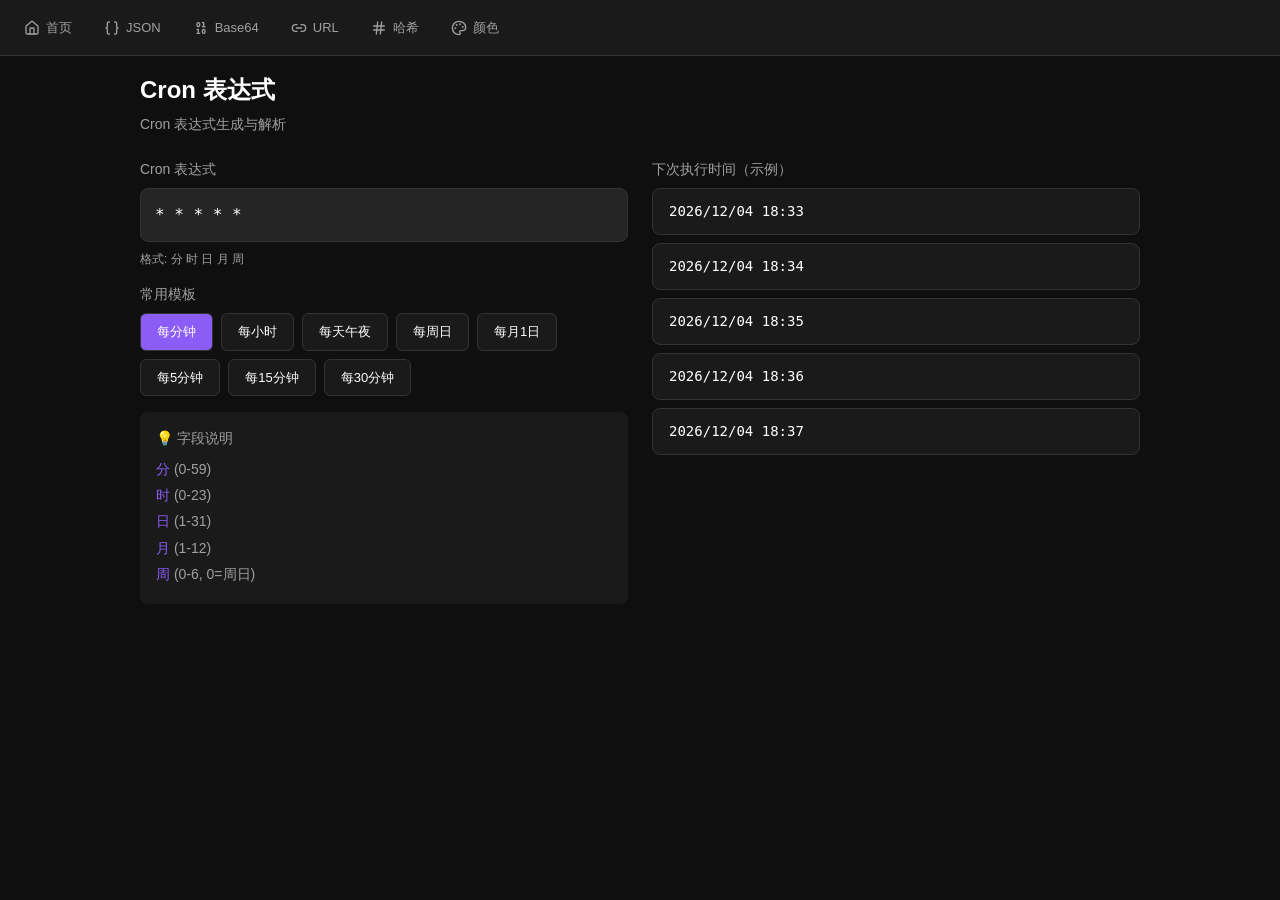
<file: cron/index.html>
<!DOCTYPE html><!--lYBq4POLZsqt8LqhqrKqp--><html lang="zh-CN"><head><meta charSet="utf-8"/><meta name="viewport" content="width=device-width, initial-scale=1"/><link rel="stylesheet" href="/_next/static/chunks/26af1beb7ce71fc0.css" data-precedence="next"/><link rel="preload" as="script" fetchPriority="low" href="/_next/static/chunks/7cf55d0f03c26ac4.js"/><script src="/_next/static/chunks/90a0817cee74c031.js" async=""></script><script src="/_next/static/chunks/42bc14a52072ba02.js" async=""></script><script src="/_next/static/chunks/turbopack-4762a4e4ce1d03d2.js" async=""></script><script src="/_next/static/chunks/16ddd65efd18f4c2.js" async=""></script><script src="/_next/static/chunks/00dcac27785e90d3.js" async=""></script><script src="/_next/static/chunks/8569977f5230de42.js" async=""></script><title>开发者工具集</title><meta name="description" content="免费的在线开发者工具集"/><link rel="icon" href="/favicon.ico?favicon.0b3bf435.ico" sizes="256x256" type="image/x-icon"/><script src="/_next/static/chunks/a6dad97d9634a72d.js" noModule=""></script></head><body><div hidden=""><!--$--><!--/$--></div><div style="display:flex;min-height:100vh;background:var(--bg-primary)"><div style="position:fixed;top:0;left:0;right:0;height:56px;background:var(--bg-secondary);border-bottom:1px solid var(--border);display:flex;align-items:center;padding:0 12px;gap:8px;overflow-x:auto;z-index:100"><a style="display:flex;align-items:center;gap:6px;padding:8px 12px;border-radius:8px;background:transparent;color:var(--text-secondary);text-decoration:none;font-size:13px;white-space:nowrap;transition:all 0.2s" href="/"><svg xmlns="http://www.w3.org/2000/svg" width="16" height="16" viewBox="0 0 24 24" fill="none" stroke="currentColor" stroke-width="2" stroke-linecap="round" stroke-linejoin="round" class="lucide lucide-house" aria-hidden="true"><path d="M15 21v-8a1 1 0 0 0-1-1h-4a1 1 0 0 0-1 1v8"></path><path d="M3 10a2 2 0 0 1 .709-1.528l7-6a2 2 0 0 1 2.582 0l7 6A2 2 0 0 1 21 10v9a2 2 0 0 1-2 2H5a2 2 0 0 1-2-2z"></path></svg><span>首页</span></a><a style="display:flex;align-items:center;gap:6px;padding:8px 12px;border-radius:8px;background:transparent;color:var(--text-secondary);text-decoration:none;font-size:13px;white-space:nowrap;transition:all 0.2s" href="/json/"><svg xmlns="http://www.w3.org/2000/svg" width="16" height="16" viewBox="0 0 24 24" fill="none" stroke="currentColor" stroke-width="2" stroke-linecap="round" stroke-linejoin="round" class="lucide lucide-braces" aria-hidden="true"><path d="M8 3H7a2 2 0 0 0-2 2v5a2 2 0 0 1-2 2 2 2 0 0 1 2 2v5c0 1.1.9 2 2 2h1"></path><path d="M16 21h1a2 2 0 0 0 2-2v-5c0-1.1.9-2 2-2a2 2 0 0 1-2-2V5a2 2 0 0 0-2-2h-1"></path></svg><span>JSON</span></a><a style="display:flex;align-items:center;gap:6px;padding:8px 12px;border-radius:8px;background:transparent;color:var(--text-secondary);text-decoration:none;font-size:13px;white-space:nowrap;transition:all 0.2s" href="/base64/"><svg xmlns="http://www.w3.org/2000/svg" width="16" height="16" viewBox="0 0 24 24" fill="none" stroke="currentColor" stroke-width="2" stroke-linecap="round" stroke-linejoin="round" class="lucide lucide-binary" aria-hidden="true"><rect x="14" y="14" width="4" height="6" rx="2"></rect><rect x="6" y="4" width="4" height="6" rx="2"></rect><path d="M6 20h4"></path><path d="M14 10h4"></path><path d="M6 14h2v6"></path><path d="M14 4h2v6"></path></svg><span>Base64</span></a><a style="display:flex;align-items:center;gap:6px;padding:8px 12px;border-radius:8px;background:transparent;color:var(--text-secondary);text-decoration:none;font-size:13px;white-space:nowrap;transition:all 0.2s" href="/url/"><svg xmlns="http://www.w3.org/2000/svg" width="16" height="16" viewBox="0 0 24 24" fill="none" stroke="currentColor" stroke-width="2" stroke-linecap="round" stroke-linejoin="round" class="lucide lucide-link2 lucide-link-2" aria-hidden="true"><path d="M9 17H7A5 5 0 0 1 7 7h2"></path><path d="M15 7h2a5 5 0 1 1 0 10h-2"></path><line x1="8" x2="16" y1="12" y2="12"></line></svg><span>URL</span></a><a style="display:flex;align-items:center;gap:6px;padding:8px 12px;border-radius:8px;background:transparent;color:var(--text-secondary);text-decoration:none;font-size:13px;white-space:nowrap;transition:all 0.2s" href="/hash/"><svg xmlns="http://www.w3.org/2000/svg" width="16" height="16" viewBox="0 0 24 24" fill="none" stroke="currentColor" stroke-width="2" stroke-linecap="round" stroke-linejoin="round" class="lucide lucide-hash" aria-hidden="true"><line x1="4" x2="20" y1="9" y2="9"></line><line x1="4" x2="20" y1="15" y2="15"></line><line x1="10" x2="8" y1="3" y2="21"></line><line x1="16" x2="14" y1="3" y2="21"></line></svg><span>哈希</span></a><a style="display:flex;align-items:center;gap:6px;padding:8px 12px;border-radius:8px;background:transparent;color:var(--text-secondary);text-decoration:none;font-size:13px;white-space:nowrap;transition:all 0.2s" href="/color/"><svg xmlns="http://www.w3.org/2000/svg" width="16" height="16" viewBox="0 0 24 24" fill="none" stroke="currentColor" stroke-width="2" stroke-linecap="round" stroke-linejoin="round" class="lucide lucide-palette" aria-hidden="true"><path d="M12 22a1 1 0 0 1 0-20 10 9 0 0 1 10 9 5 5 0 0 1-5 5h-2.25a1.75 1.75 0 0 0-1.4 2.8l.3.4a1.75 1.75 0 0 1-1.4 2.8z"></path><circle cx="13.5" cy="6.5" r=".5" fill="currentColor"></circle><circle cx="17.5" cy="10.5" r=".5" fill="currentColor"></circle><circle cx="6.5" cy="12.5" r=".5" fill="currentColor"></circle><circle cx="8.5" cy="7.5" r=".5" fill="currentColor"></circle></svg><span>颜色</span></a></div><main style="flex:1;padding:72px 16px 24px;max-width:100%"><div style="max-width:1000px;margin:0 auto"><div style="margin-bottom:24px"><h1 style="font-size:24px;font-weight:600;color:var(--text-primary);margin-bottom:6px">Cron 表达式</h1><p style="color:var(--text-secondary);font-size:14px">Cron 表达式生成与解析</p></div><div style="display:grid;grid-template-columns:repeat(auto-fit, minmax(400px, 1fr));gap:24px"><div style="display:flex;flex-direction:column;gap:16px"><div><label style="display:block;font-size:14px;font-weight:500;color:var(--text-secondary);margin-bottom:8px">Cron 表达式</label><input type="text" placeholder="* * * * *" style="width:100%;padding:14px;font-family:monospace;font-size:16px;background:var(--bg-tertiary);color:var(--text-primary);border:1px solid var(--border);border-radius:8px;outline:none;box-sizing:border-box" value="* * * * *"/><p style="margin-top:8px;font-size:12px;color:var(--text-secondary)">格式: 分 时 日 月 周</p></div><div><label style="display:block;font-size:14px;font-weight:500;color:var(--text-secondary);margin-bottom:8px">常用模板</label><div style="display:flex;flex-wrap:wrap;gap:8px"><button style="padding:8px 16px;font-size:13px;background:var(--accent);color:#fff;border:1px solid var(--border);border-radius:6px;cursor:pointer;transition:all 0.2s">每分钟</button><button style="padding:8px 16px;font-size:13px;background:var(--bg-secondary);color:var(--text-primary);border:1px solid var(--border);border-radius:6px;cursor:pointer;transition:all 0.2s">每小时</button><button style="padding:8px 16px;font-size:13px;background:var(--bg-secondary);color:var(--text-primary);border:1px solid var(--border);border-radius:6px;cursor:pointer;transition:all 0.2s">每天午夜</button><button style="padding:8px 16px;font-size:13px;background:var(--bg-secondary);color:var(--text-primary);border:1px solid var(--border);border-radius:6px;cursor:pointer;transition:all 0.2s">每周日</button><button style="padding:8px 16px;font-size:13px;background:var(--bg-secondary);color:var(--text-primary);border:1px solid var(--border);border-radius:6px;cursor:pointer;transition:all 0.2s">每月1日</button><button style="padding:8px 16px;font-size:13px;background:var(--bg-secondary);color:var(--text-primary);border:1px solid var(--border);border-radius:6px;cursor:pointer;transition:all 0.2s">每5分钟</button><button style="padding:8px 16px;font-size:13px;background:var(--bg-secondary);color:var(--text-primary);border:1px solid var(--border);border-radius:6px;cursor:pointer;transition:all 0.2s">每15分钟</button><button style="padding:8px 16px;font-size:13px;background:var(--bg-secondary);color:var(--text-primary);border:1px solid var(--border);border-radius:6px;cursor:pointer;transition:all 0.2s">每30分钟</button></div></div><div style="background:var(--bg-secondary);padding:16px;border-radius:8px;font-size:14px;color:var(--text-secondary)"><p style="font-weight:500;margin-bottom:8px">💡 字段说明</p><div style="line-height:1.8"><div><code style="color:var(--accent)">分</code> (0-59)</div><div><code style="color:var(--accent)">时</code> (0-23)</div><div><code style="color:var(--accent)">日</code> (1-31)</div><div><code style="color:var(--accent)">月</code> (1-12)</div><div><code style="color:var(--accent)">周</code> (0-6, 0=周日)</div></div></div></div><div style="display:flex;flex-direction:column;gap:16px"><div><label style="display:block;font-size:14px;font-weight:500;color:var(--text-secondary);margin-bottom:8px">下次执行时间（示例）</label><div style="display:flex;flex-direction:column;gap:8px"><div style="padding:12px 16px;background:var(--bg-secondary);border:1px solid var(--border);border-radius:8px;font-family:monospace;font-size:14px;color:var(--text-primary)">2026/03/11 00:14</div><div style="padding:12px 16px;background:var(--bg-secondary);border:1px solid var(--border);border-radius:8px;font-family:monospace;font-size:14px;color:var(--text-primary)">2026/03/11 00:15</div><div style="padding:12px 16px;background:var(--bg-secondary);border:1px solid var(--border);border-radius:8px;font-family:monospace;font-size:14px;color:var(--text-primary)">2026/03/11 00:16</div><div style="padding:12px 16px;background:var(--bg-secondary);border:1px solid var(--border);border-radius:8px;font-family:monospace;font-size:14px;color:var(--text-primary)">2026/03/11 00:17</div><div style="padding:12px 16px;background:var(--bg-secondary);border:1px solid var(--border);border-radius:8px;font-family:monospace;font-size:14px;color:var(--text-primary)">2026/03/11 00:18</div></div></div></div></div></div></main></div><!--$--><!--/$--><script src="/_next/static/chunks/7cf55d0f03c26ac4.js" id="_R_" async=""></script><script>(self.__next_f=self.__next_f||[]).push([0])</script><script>self.__next_f.push([1,"1:\"$Sreact.fragment\"\n2:I[19015,[\"/_next/static/chunks/16ddd65efd18f4c2.js\",\"/_next/static/chunks/00dcac27785e90d3.js\"],\"default\"]\n3:I[59119,[\"/_next/static/chunks/16ddd65efd18f4c2.js\",\"/_next/static/chunks/00dcac27785e90d3.js\"],\"default\"]\n4:I[46071,[\"/_next/static/chunks/16ddd65efd18f4c2.js\",\"/_next/static/chunks/00dcac27785e90d3.js\"],\"ClientPageRoot\"]\n5:I[52090,[\"/_next/static/chunks/8569977f5230de42.js\"],\"default\"]\n8:I[83546,[\"/_next/static/chunks/16ddd65efd18f4c2.js\",\"/_next/static/chunks/00dcac27785e90d3.js\"],\"OutletBoundary\"]\n9:\"$Sreact.suspense\"\nb:I[83546,[\"/_next/static/chunks/16ddd65efd18f4c2.js\",\"/_next/static/chunks/00dcac27785e90d3.js\"],\"ViewportBoundary\"]\nd:I[83546,[\"/_next/static/chunks/16ddd65efd18f4c2.js\",\"/_next/static/chunks/00dcac27785e90d3.js\"],\"MetadataBoundary\"]\nf:I[62282,[],\"default\"]\n:HL[\"/_next/static/chunks/26af1beb7ce71fc0.css\",\"style\"]\n"])</script><script>self.__next_f.push([1,"0:{\"P\":null,\"b\":\"lYBq4POLZsqt8LqhqrKqp\",\"c\":[\"\",\"cron\",\"\"],\"q\":\"\",\"i\":false,\"f\":[[[\"\",{\"children\":[\"cron\",{\"children\":[\"__PAGE__\",{}]}]},\"$undefined\",\"$undefined\",true],[[\"$\",\"$1\",\"c\",{\"children\":[[[\"$\",\"link\",\"0\",{\"rel\":\"stylesheet\",\"href\":\"/_next/static/chunks/26af1beb7ce71fc0.css\",\"precedence\":\"next\",\"crossOrigin\":\"$undefined\",\"nonce\":\"$undefined\"}]],[\"$\",\"html\",null,{\"lang\":\"zh-CN\",\"children\":[\"$\",\"body\",null,{\"children\":[\"$\",\"$L2\",null,{\"parallelRouterKey\":\"children\",\"error\":\"$undefined\",\"errorStyles\":\"$undefined\",\"errorScripts\":\"$undefined\",\"template\":[\"$\",\"$L3\",null,{}],\"templateStyles\":\"$undefined\",\"templateScripts\":\"$undefined\",\"notFound\":[[[\"$\",\"title\",null,{\"children\":\"404: This page could not be found.\"}],[\"$\",\"div\",null,{\"style\":{\"fontFamily\":\"system-ui,\\\"Segoe UI\\\",Roboto,Helvetica,Arial,sans-serif,\\\"Apple Color Emoji\\\",\\\"Segoe UI Emoji\\\"\",\"height\":\"100vh\",\"textAlign\":\"center\",\"display\":\"flex\",\"flexDirection\":\"column\",\"alignItems\":\"center\",\"justifyContent\":\"center\"},\"children\":[\"$\",\"div\",null,{\"children\":[[\"$\",\"style\",null,{\"dangerouslySetInnerHTML\":{\"__html\":\"body{color:#000;background:#fff;margin:0}.next-error-h1{border-right:1px solid rgba(0,0,0,.3)}@media (prefers-color-scheme:dark){body{color:#fff;background:#000}.next-error-h1{border-right:1px solid rgba(255,255,255,.3)}}\"}}],[\"$\",\"h1\",null,{\"className\":\"next-error-h1\",\"style\":{\"display\":\"inline-block\",\"margin\":\"0 20px 0 0\",\"padding\":\"0 23px 0 0\",\"fontSize\":24,\"fontWeight\":500,\"verticalAlign\":\"top\",\"lineHeight\":\"49px\"},\"children\":404}],[\"$\",\"div\",null,{\"style\":{\"display\":\"inline-block\"},\"children\":[\"$\",\"h2\",null,{\"style\":{\"fontSize\":14,\"fontWeight\":400,\"lineHeight\":\"49px\",\"margin\":0},\"children\":\"This page could not be found.\"}]}]]}]}]],[]],\"forbidden\":\"$undefined\",\"unauthorized\":\"$undefined\"}]}]}]]}],{\"children\":[[\"$\",\"$1\",\"c\",{\"children\":[null,[\"$\",\"$L2\",null,{\"parallelRouterKey\":\"children\",\"error\":\"$undefined\",\"errorStyles\":\"$undefined\",\"errorScripts\":\"$undefined\",\"template\":[\"$\",\"$L3\",null,{}],\"templateStyles\":\"$undefined\",\"templateScripts\":\"$undefined\",\"notFound\":\"$undefined\",\"forbidden\":\"$undefined\",\"unauthorized\":\"$undefined\"}]]}],{\"children\":[[\"$\",\"$1\",\"c\",{\"children\":[[\"$\",\"$L4\",null,{\"Component\":\"$5\",\"serverProvidedParams\":{\"searchParams\":{},\"params\":{},\"promises\":[\"$@6\",\"$@7\"]}}],[[\"$\",\"script\",\"script-0\",{\"src\":\"/_next/static/chunks/8569977f5230de42.js\",\"async\":true,\"nonce\":\"$undefined\"}]],[\"$\",\"$L8\",null,{\"children\":[\"$\",\"$9\",null,{\"name\":\"Next.MetadataOutlet\",\"children\":\"$@a\"}]}]]}],{},null,false,false]},null,false,false]},null,false,false],[\"$\",\"$1\",\"h\",{\"children\":[null,[\"$\",\"$Lb\",null,{\"children\":\"$Lc\"}],[\"$\",\"div\",null,{\"hidden\":true,\"children\":[\"$\",\"$Ld\",null,{\"children\":[\"$\",\"$9\",null,{\"name\":\"Next.Metadata\",\"children\":\"$Le\"}]}]}],null]}],false]],\"m\":\"$undefined\",\"G\":[\"$f\",[]],\"S\":true}\n"])</script><script>self.__next_f.push([1,"6:{}\n7:\"$0:f:0:1:1:children:1:children:0:props:children:0:props:serverProvidedParams:params\"\n"])</script><script>self.__next_f.push([1,"c:[[\"$\",\"meta\",\"0\",{\"charSet\":\"utf-8\"}],[\"$\",\"meta\",\"1\",{\"name\":\"viewport\",\"content\":\"width=device-width, initial-scale=1\"}]]\n"])</script><script>self.__next_f.push([1,"10:I[15052,[\"/_next/static/chunks/16ddd65efd18f4c2.js\",\"/_next/static/chunks/00dcac27785e90d3.js\"],\"IconMark\"]\na:null\ne:[[\"$\",\"title\",\"0\",{\"children\":\"开发者工具集\"}],[\"$\",\"meta\",\"1\",{\"name\":\"description\",\"content\":\"免费的在线开发者工具集\"}],[\"$\",\"link\",\"2\",{\"rel\":\"icon\",\"href\":\"/favicon.ico?favicon.0b3bf435.ico\",\"sizes\":\"256x256\",\"type\":\"image/x-icon\"}],[\"$\",\"$L10\",\"3\",{}]]\n"])</script></body></html>
</file>
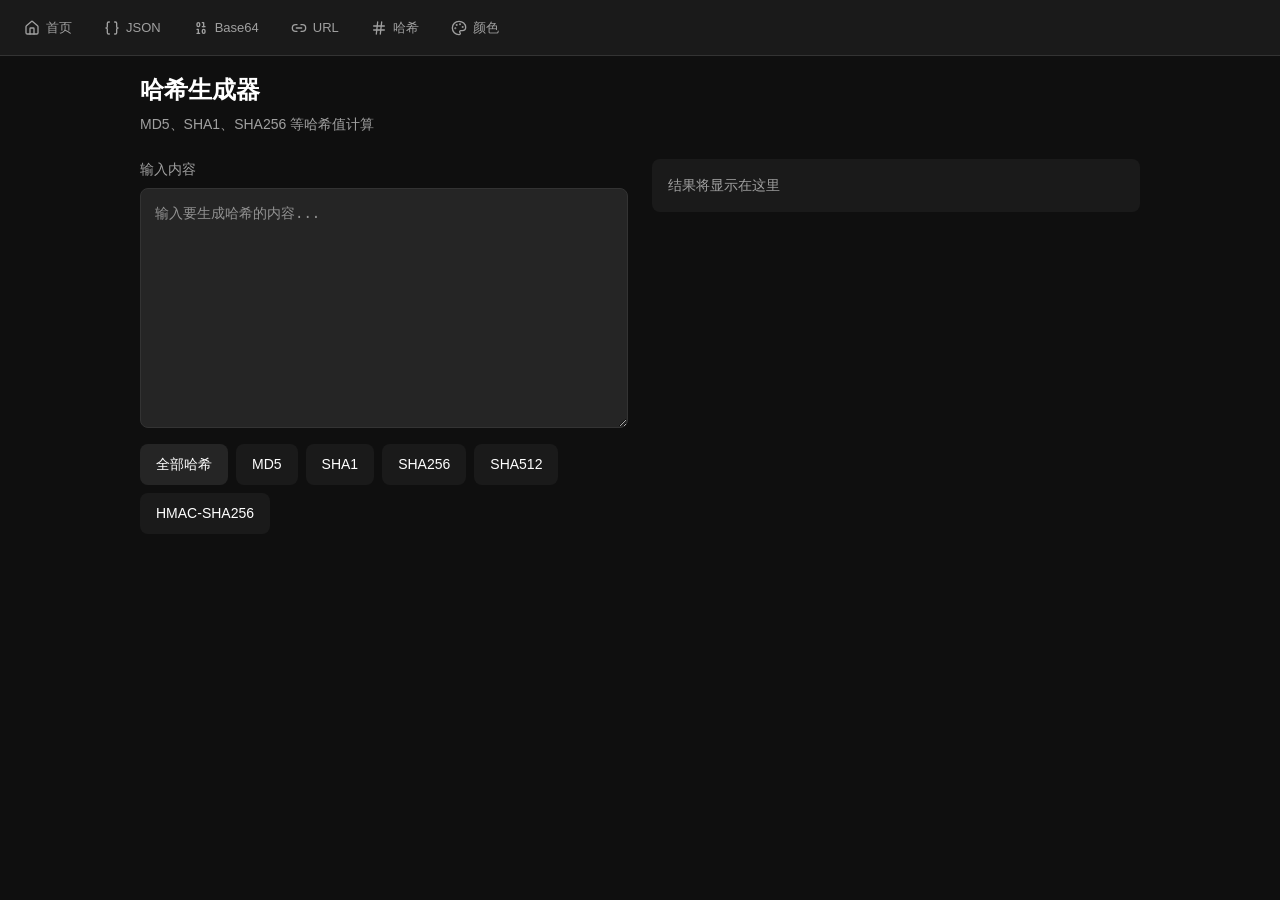
<file: hash/index.html>
<!DOCTYPE html><!--lYBq4POLZsqt8LqhqrKqp--><html lang="zh-CN"><head><meta charSet="utf-8"/><meta name="viewport" content="width=device-width, initial-scale=1"/><link rel="stylesheet" href="/_next/static/chunks/26af1beb7ce71fc0.css" data-precedence="next"/><link rel="preload" as="script" fetchPriority="low" href="/_next/static/chunks/7cf55d0f03c26ac4.js"/><script src="/_next/static/chunks/90a0817cee74c031.js" async=""></script><script src="/_next/static/chunks/42bc14a52072ba02.js" async=""></script><script src="/_next/static/chunks/turbopack-4762a4e4ce1d03d2.js" async=""></script><script src="/_next/static/chunks/16ddd65efd18f4c2.js" async=""></script><script src="/_next/static/chunks/00dcac27785e90d3.js" async=""></script><script src="/_next/static/chunks/022fd69c31a32d00.js" async=""></script><script src="/_next/static/chunks/0eeb553ab262e24e.js" async=""></script><title>开发者工具集</title><meta name="description" content="免费的在线开发者工具集"/><link rel="icon" href="/favicon.ico?favicon.0b3bf435.ico" sizes="256x256" type="image/x-icon"/><script src="/_next/static/chunks/a6dad97d9634a72d.js" noModule=""></script></head><body><div hidden=""><!--$--><!--/$--></div><div style="display:flex;min-height:100vh;background:var(--bg-primary)"><div style="position:fixed;top:0;left:0;right:0;height:56px;background:var(--bg-secondary);border-bottom:1px solid var(--border);display:flex;align-items:center;padding:0 12px;gap:8px;overflow-x:auto;z-index:100"><a style="display:flex;align-items:center;gap:6px;padding:8px 12px;border-radius:8px;background:transparent;color:var(--text-secondary);text-decoration:none;font-size:13px;white-space:nowrap;transition:all 0.2s" href="/"><svg xmlns="http://www.w3.org/2000/svg" width="16" height="16" viewBox="0 0 24 24" fill="none" stroke="currentColor" stroke-width="2" stroke-linecap="round" stroke-linejoin="round" class="lucide lucide-house" aria-hidden="true"><path d="M15 21v-8a1 1 0 0 0-1-1h-4a1 1 0 0 0-1 1v8"></path><path d="M3 10a2 2 0 0 1 .709-1.528l7-6a2 2 0 0 1 2.582 0l7 6A2 2 0 0 1 21 10v9a2 2 0 0 1-2 2H5a2 2 0 0 1-2-2z"></path></svg><span>首页</span></a><a style="display:flex;align-items:center;gap:6px;padding:8px 12px;border-radius:8px;background:transparent;color:var(--text-secondary);text-decoration:none;font-size:13px;white-space:nowrap;transition:all 0.2s" href="/json/"><svg xmlns="http://www.w3.org/2000/svg" width="16" height="16" viewBox="0 0 24 24" fill="none" stroke="currentColor" stroke-width="2" stroke-linecap="round" stroke-linejoin="round" class="lucide lucide-braces" aria-hidden="true"><path d="M8 3H7a2 2 0 0 0-2 2v5a2 2 0 0 1-2 2 2 2 0 0 1 2 2v5c0 1.1.9 2 2 2h1"></path><path d="M16 21h1a2 2 0 0 0 2-2v-5c0-1.1.9-2 2-2a2 2 0 0 1-2-2V5a2 2 0 0 0-2-2h-1"></path></svg><span>JSON</span></a><a style="display:flex;align-items:center;gap:6px;padding:8px 12px;border-radius:8px;background:transparent;color:var(--text-secondary);text-decoration:none;font-size:13px;white-space:nowrap;transition:all 0.2s" href="/base64/"><svg xmlns="http://www.w3.org/2000/svg" width="16" height="16" viewBox="0 0 24 24" fill="none" stroke="currentColor" stroke-width="2" stroke-linecap="round" stroke-linejoin="round" class="lucide lucide-binary" aria-hidden="true"><rect x="14" y="14" width="4" height="6" rx="2"></rect><rect x="6" y="4" width="4" height="6" rx="2"></rect><path d="M6 20h4"></path><path d="M14 10h4"></path><path d="M6 14h2v6"></path><path d="M14 4h2v6"></path></svg><span>Base64</span></a><a style="display:flex;align-items:center;gap:6px;padding:8px 12px;border-radius:8px;background:transparent;color:var(--text-secondary);text-decoration:none;font-size:13px;white-space:nowrap;transition:all 0.2s" href="/url/"><svg xmlns="http://www.w3.org/2000/svg" width="16" height="16" viewBox="0 0 24 24" fill="none" stroke="currentColor" stroke-width="2" stroke-linecap="round" stroke-linejoin="round" class="lucide lucide-link2 lucide-link-2" aria-hidden="true"><path d="M9 17H7A5 5 0 0 1 7 7h2"></path><path d="M15 7h2a5 5 0 1 1 0 10h-2"></path><line x1="8" x2="16" y1="12" y2="12"></line></svg><span>URL</span></a><a style="display:flex;align-items:center;gap:6px;padding:8px 12px;border-radius:8px;background:transparent;color:var(--text-secondary);text-decoration:none;font-size:13px;white-space:nowrap;transition:all 0.2s" href="/hash/"><svg xmlns="http://www.w3.org/2000/svg" width="16" height="16" viewBox="0 0 24 24" fill="none" stroke="currentColor" stroke-width="2" stroke-linecap="round" stroke-linejoin="round" class="lucide lucide-hash" aria-hidden="true"><line x1="4" x2="20" y1="9" y2="9"></line><line x1="4" x2="20" y1="15" y2="15"></line><line x1="10" x2="8" y1="3" y2="21"></line><line x1="16" x2="14" y1="3" y2="21"></line></svg><span>哈希</span></a><a style="display:flex;align-items:center;gap:6px;padding:8px 12px;border-radius:8px;background:transparent;color:var(--text-secondary);text-decoration:none;font-size:13px;white-space:nowrap;transition:all 0.2s" href="/color/"><svg xmlns="http://www.w3.org/2000/svg" width="16" height="16" viewBox="0 0 24 24" fill="none" stroke="currentColor" stroke-width="2" stroke-linecap="round" stroke-linejoin="round" class="lucide lucide-palette" aria-hidden="true"><path d="M12 22a1 1 0 0 1 0-20 10 9 0 0 1 10 9 5 5 0 0 1-5 5h-2.25a1.75 1.75 0 0 0-1.4 2.8l.3.4a1.75 1.75 0 0 1-1.4 2.8z"></path><circle cx="13.5" cy="6.5" r=".5" fill="currentColor"></circle><circle cx="17.5" cy="10.5" r=".5" fill="currentColor"></circle><circle cx="6.5" cy="12.5" r=".5" fill="currentColor"></circle><circle cx="8.5" cy="7.5" r=".5" fill="currentColor"></circle></svg><span>颜色</span></a></div><main style="flex:1;padding:72px 16px 24px;max-width:100%"><div style="max-width:1000px;margin:0 auto"><div style="margin-bottom:24px"><h1 style="font-size:24px;font-weight:600;color:var(--text-primary);margin-bottom:6px">哈希生成器</h1><p style="color:var(--text-secondary);font-size:14px">MD5、SHA1、SHA256 等哈希值计算</p></div><div style="display:grid;grid-template-columns:repeat(auto-fit, minmax(400px, 1fr));gap:24px"><div style="display:flex;flex-direction:column;gap:16px"><div style="display:flex;flex-direction:column;gap:8px"><label style="font-size:14px;font-weight:500;color:var(--text-secondary)">输入内容</label><textarea placeholder="输入要生成哈希的内容..." rows="10" style="width:100%;padding:14px;font-family:monospace;font-size:14px;background:var(--bg-tertiary);color:var(--text-primary);border:1px solid var(--border);border-radius:8px;outline:none;resize:vertical;min-height:100px;box-sizing:border-box"></textarea></div><div style="display:flex;flex-wrap:wrap;gap:8px"><button style="padding:10px 16px;border-radius:8px;font-weight:500;font-size:14px;border:none;cursor:pointer;background:var(--bg-tertiary);color:var(--text-primary);box-shadow:none;transition:all 0.2s">全部哈希</button><button style="padding:10px 16px;border-radius:8px;font-weight:500;font-size:14px;border:none;cursor:pointer;background:var(--bg-secondary);color:var(--text-primary);box-shadow:none;transition:all 0.2s">MD5</button><button style="padding:10px 16px;border-radius:8px;font-weight:500;font-size:14px;border:none;cursor:pointer;background:var(--bg-secondary);color:var(--text-primary);box-shadow:none;transition:all 0.2s">SHA1</button><button style="padding:10px 16px;border-radius:8px;font-weight:500;font-size:14px;border:none;cursor:pointer;background:var(--bg-secondary);color:var(--text-primary);box-shadow:none;transition:all 0.2s">SHA256</button><button style="padding:10px 16px;border-radius:8px;font-weight:500;font-size:14px;border:none;cursor:pointer;background:var(--bg-secondary);color:var(--text-primary);box-shadow:none;transition:all 0.2s">SHA512</button><button style="padding:10px 16px;border-radius:8px;font-weight:500;font-size:14px;border:none;cursor:pointer;background:var(--bg-secondary);color:var(--text-primary);box-shadow:none;transition:all 0.2s">HMAC-SHA256</button></div></div><div style="display:flex;flex-direction:column;gap:16px"><div style="background:var(--bg-secondary);padding:16px;border-radius:8px;color:var(--text-secondary);font-family:monospace;font-size:14px">结果将显示在这里</div></div></div></div></main></div><!--$--><!--/$--><script src="/_next/static/chunks/7cf55d0f03c26ac4.js" id="_R_" async=""></script><script>(self.__next_f=self.__next_f||[]).push([0])</script><script>self.__next_f.push([1,"1:\"$Sreact.fragment\"\n2:I[19015,[\"/_next/static/chunks/16ddd65efd18f4c2.js\",\"/_next/static/chunks/00dcac27785e90d3.js\"],\"default\"]\n3:I[59119,[\"/_next/static/chunks/16ddd65efd18f4c2.js\",\"/_next/static/chunks/00dcac27785e90d3.js\"],\"default\"]\n4:I[46071,[\"/_next/static/chunks/16ddd65efd18f4c2.js\",\"/_next/static/chunks/00dcac27785e90d3.js\"],\"ClientPageRoot\"]\n5:I[37476,[\"/_next/static/chunks/022fd69c31a32d00.js\",\"/_next/static/chunks/0eeb553ab262e24e.js\"],\"default\"]\n8:I[83546,[\"/_next/static/chunks/16ddd65efd18f4c2.js\",\"/_next/static/chunks/00dcac27785e90d3.js\"],\"OutletBoundary\"]\n9:\"$Sreact.suspense\"\nb:I[83546,[\"/_next/static/chunks/16ddd65efd18f4c2.js\",\"/_next/static/chunks/00dcac27785e90d3.js\"],\"ViewportBoundary\"]\nd:I[83546,[\"/_next/static/chunks/16ddd65efd18f4c2.js\",\"/_next/static/chunks/00dcac27785e90d3.js\"],\"MetadataBoundary\"]\nf:I[62282,[],\"default\"]\n:HL[\"/_next/static/chunks/26af1beb7ce71fc0.css\",\"style\"]\n"])</script><script>self.__next_f.push([1,"0:{\"P\":null,\"b\":\"lYBq4POLZsqt8LqhqrKqp\",\"c\":[\"\",\"hash\",\"\"],\"q\":\"\",\"i\":false,\"f\":[[[\"\",{\"children\":[\"hash\",{\"children\":[\"__PAGE__\",{}]}]},\"$undefined\",\"$undefined\",true],[[\"$\",\"$1\",\"c\",{\"children\":[[[\"$\",\"link\",\"0\",{\"rel\":\"stylesheet\",\"href\":\"/_next/static/chunks/26af1beb7ce71fc0.css\",\"precedence\":\"next\",\"crossOrigin\":\"$undefined\",\"nonce\":\"$undefined\"}]],[\"$\",\"html\",null,{\"lang\":\"zh-CN\",\"children\":[\"$\",\"body\",null,{\"children\":[\"$\",\"$L2\",null,{\"parallelRouterKey\":\"children\",\"error\":\"$undefined\",\"errorStyles\":\"$undefined\",\"errorScripts\":\"$undefined\",\"template\":[\"$\",\"$L3\",null,{}],\"templateStyles\":\"$undefined\",\"templateScripts\":\"$undefined\",\"notFound\":[[[\"$\",\"title\",null,{\"children\":\"404: This page could not be found.\"}],[\"$\",\"div\",null,{\"style\":{\"fontFamily\":\"system-ui,\\\"Segoe UI\\\",Roboto,Helvetica,Arial,sans-serif,\\\"Apple Color Emoji\\\",\\\"Segoe UI Emoji\\\"\",\"height\":\"100vh\",\"textAlign\":\"center\",\"display\":\"flex\",\"flexDirection\":\"column\",\"alignItems\":\"center\",\"justifyContent\":\"center\"},\"children\":[\"$\",\"div\",null,{\"children\":[[\"$\",\"style\",null,{\"dangerouslySetInnerHTML\":{\"__html\":\"body{color:#000;background:#fff;margin:0}.next-error-h1{border-right:1px solid rgba(0,0,0,.3)}@media (prefers-color-scheme:dark){body{color:#fff;background:#000}.next-error-h1{border-right:1px solid rgba(255,255,255,.3)}}\"}}],[\"$\",\"h1\",null,{\"className\":\"next-error-h1\",\"style\":{\"display\":\"inline-block\",\"margin\":\"0 20px 0 0\",\"padding\":\"0 23px 0 0\",\"fontSize\":24,\"fontWeight\":500,\"verticalAlign\":\"top\",\"lineHeight\":\"49px\"},\"children\":404}],[\"$\",\"div\",null,{\"style\":{\"display\":\"inline-block\"},\"children\":[\"$\",\"h2\",null,{\"style\":{\"fontSize\":14,\"fontWeight\":400,\"lineHeight\":\"49px\",\"margin\":0},\"children\":\"This page could not be found.\"}]}]]}]}]],[]],\"forbidden\":\"$undefined\",\"unauthorized\":\"$undefined\"}]}]}]]}],{\"children\":[[\"$\",\"$1\",\"c\",{\"children\":[null,[\"$\",\"$L2\",null,{\"parallelRouterKey\":\"children\",\"error\":\"$undefined\",\"errorStyles\":\"$undefined\",\"errorScripts\":\"$undefined\",\"template\":[\"$\",\"$L3\",null,{}],\"templateStyles\":\"$undefined\",\"templateScripts\":\"$undefined\",\"notFound\":\"$undefined\",\"forbidden\":\"$undefined\",\"unauthorized\":\"$undefined\"}]]}],{\"children\":[[\"$\",\"$1\",\"c\",{\"children\":[[\"$\",\"$L4\",null,{\"Component\":\"$5\",\"serverProvidedParams\":{\"searchParams\":{},\"params\":{},\"promises\":[\"$@6\",\"$@7\"]}}],[[\"$\",\"script\",\"script-0\",{\"src\":\"/_next/static/chunks/022fd69c31a32d00.js\",\"async\":true,\"nonce\":\"$undefined\"}],[\"$\",\"script\",\"script-1\",{\"src\":\"/_next/static/chunks/0eeb553ab262e24e.js\",\"async\":true,\"nonce\":\"$undefined\"}]],[\"$\",\"$L8\",null,{\"children\":[\"$\",\"$9\",null,{\"name\":\"Next.MetadataOutlet\",\"children\":\"$@a\"}]}]]}],{},null,false,false]},null,false,false]},null,false,false],[\"$\",\"$1\",\"h\",{\"children\":[null,[\"$\",\"$Lb\",null,{\"children\":\"$Lc\"}],[\"$\",\"div\",null,{\"hidden\":true,\"children\":[\"$\",\"$Ld\",null,{\"children\":[\"$\",\"$9\",null,{\"name\":\"Next.Metadata\",\"children\":\"$Le\"}]}]}],null]}],false]],\"m\":\"$undefined\",\"G\":[\"$f\",[]],\"S\":true}\n"])</script><script>self.__next_f.push([1,"6:{}\n7:\"$0:f:0:1:1:children:1:children:0:props:children:0:props:serverProvidedParams:params\"\n"])</script><script>self.__next_f.push([1,"c:[[\"$\",\"meta\",\"0\",{\"charSet\":\"utf-8\"}],[\"$\",\"meta\",\"1\",{\"name\":\"viewport\",\"content\":\"width=device-width, initial-scale=1\"}]]\n"])</script><script>self.__next_f.push([1,"10:I[15052,[\"/_next/static/chunks/16ddd65efd18f4c2.js\",\"/_next/static/chunks/00dcac27785e90d3.js\"],\"IconMark\"]\na:null\ne:[[\"$\",\"title\",\"0\",{\"children\":\"开发者工具集\"}],[\"$\",\"meta\",\"1\",{\"name\":\"description\",\"content\":\"免费的在线开发者工具集\"}],[\"$\",\"link\",\"2\",{\"rel\":\"icon\",\"href\":\"/favicon.ico?favicon.0b3bf435.ico\",\"sizes\":\"256x256\",\"type\":\"image/x-icon\"}],[\"$\",\"$L10\",\"3\",{}]]\n"])</script></body></html>
</file>
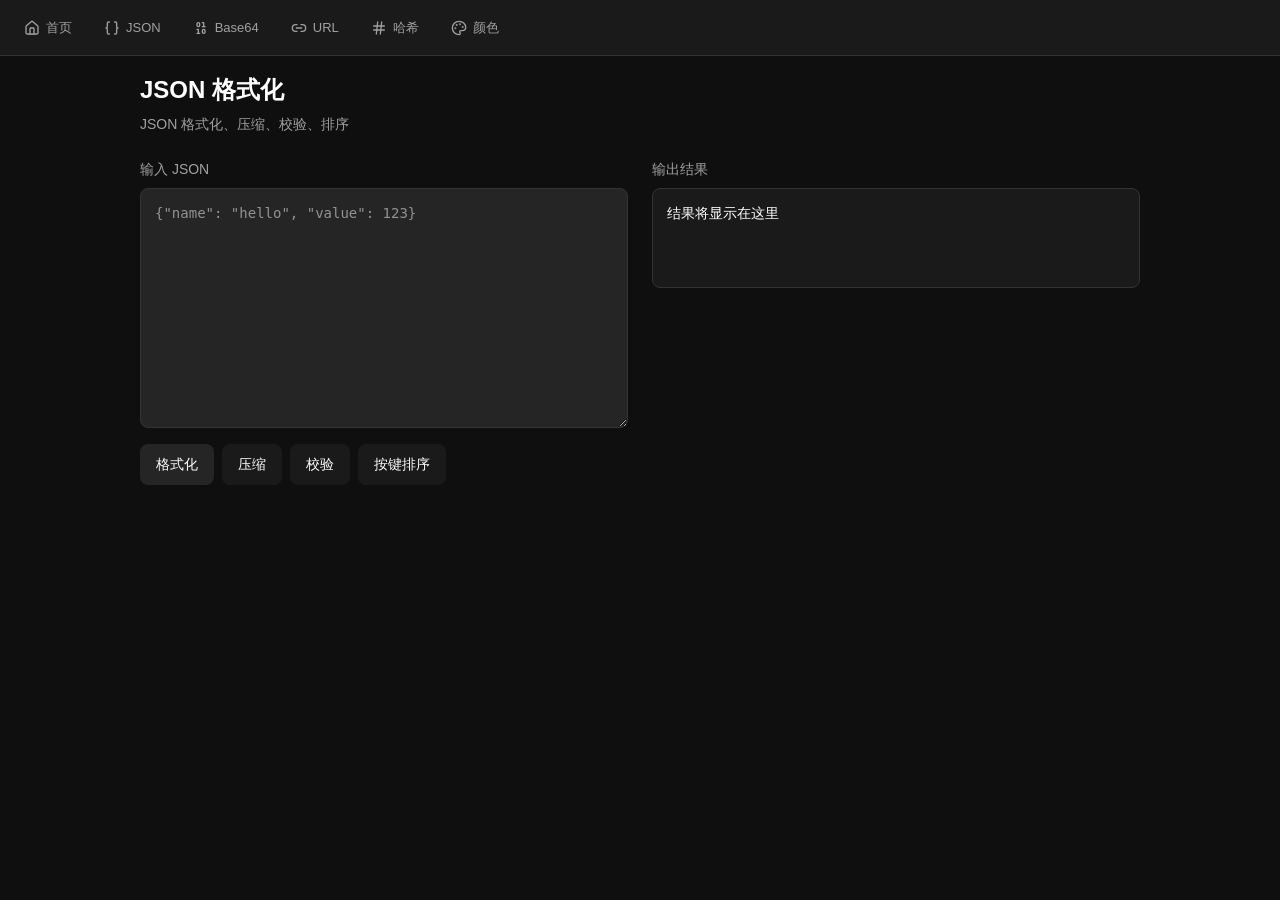
<file: json/index.html>
<!DOCTYPE html><!--lYBq4POLZsqt8LqhqrKqp--><html lang="zh-CN"><head><meta charSet="utf-8"/><meta name="viewport" content="width=device-width, initial-scale=1"/><link rel="stylesheet" href="/_next/static/chunks/26af1beb7ce71fc0.css" data-precedence="next"/><link rel="preload" as="script" fetchPriority="low" href="/_next/static/chunks/7cf55d0f03c26ac4.js"/><script src="/_next/static/chunks/90a0817cee74c031.js" async=""></script><script src="/_next/static/chunks/42bc14a52072ba02.js" async=""></script><script src="/_next/static/chunks/turbopack-4762a4e4ce1d03d2.js" async=""></script><script src="/_next/static/chunks/16ddd65efd18f4c2.js" async=""></script><script src="/_next/static/chunks/00dcac27785e90d3.js" async=""></script><script src="/_next/static/chunks/215a324008c2ab83.js" async=""></script><title>开发者工具集</title><meta name="description" content="免费的在线开发者工具集"/><link rel="icon" href="/favicon.ico?favicon.0b3bf435.ico" sizes="256x256" type="image/x-icon"/><script src="/_next/static/chunks/a6dad97d9634a72d.js" noModule=""></script></head><body><div hidden=""><!--$--><!--/$--></div><div style="display:flex;min-height:100vh;background:var(--bg-primary)"><div style="position:fixed;top:0;left:0;right:0;height:56px;background:var(--bg-secondary);border-bottom:1px solid var(--border);display:flex;align-items:center;padding:0 12px;gap:8px;overflow-x:auto;z-index:100"><a style="display:flex;align-items:center;gap:6px;padding:8px 12px;border-radius:8px;background:transparent;color:var(--text-secondary);text-decoration:none;font-size:13px;white-space:nowrap;transition:all 0.2s" href="/"><svg xmlns="http://www.w3.org/2000/svg" width="16" height="16" viewBox="0 0 24 24" fill="none" stroke="currentColor" stroke-width="2" stroke-linecap="round" stroke-linejoin="round" class="lucide lucide-house" aria-hidden="true"><path d="M15 21v-8a1 1 0 0 0-1-1h-4a1 1 0 0 0-1 1v8"></path><path d="M3 10a2 2 0 0 1 .709-1.528l7-6a2 2 0 0 1 2.582 0l7 6A2 2 0 0 1 21 10v9a2 2 0 0 1-2 2H5a2 2 0 0 1-2-2z"></path></svg><span>首页</span></a><a style="display:flex;align-items:center;gap:6px;padding:8px 12px;border-radius:8px;background:transparent;color:var(--text-secondary);text-decoration:none;font-size:13px;white-space:nowrap;transition:all 0.2s" href="/json/"><svg xmlns="http://www.w3.org/2000/svg" width="16" height="16" viewBox="0 0 24 24" fill="none" stroke="currentColor" stroke-width="2" stroke-linecap="round" stroke-linejoin="round" class="lucide lucide-braces" aria-hidden="true"><path d="M8 3H7a2 2 0 0 0-2 2v5a2 2 0 0 1-2 2 2 2 0 0 1 2 2v5c0 1.1.9 2 2 2h1"></path><path d="M16 21h1a2 2 0 0 0 2-2v-5c0-1.1.9-2 2-2a2 2 0 0 1-2-2V5a2 2 0 0 0-2-2h-1"></path></svg><span>JSON</span></a><a style="display:flex;align-items:center;gap:6px;padding:8px 12px;border-radius:8px;background:transparent;color:var(--text-secondary);text-decoration:none;font-size:13px;white-space:nowrap;transition:all 0.2s" href="/base64/"><svg xmlns="http://www.w3.org/2000/svg" width="16" height="16" viewBox="0 0 24 24" fill="none" stroke="currentColor" stroke-width="2" stroke-linecap="round" stroke-linejoin="round" class="lucide lucide-binary" aria-hidden="true"><rect x="14" y="14" width="4" height="6" rx="2"></rect><rect x="6" y="4" width="4" height="6" rx="2"></rect><path d="M6 20h4"></path><path d="M14 10h4"></path><path d="M6 14h2v6"></path><path d="M14 4h2v6"></path></svg><span>Base64</span></a><a style="display:flex;align-items:center;gap:6px;padding:8px 12px;border-radius:8px;background:transparent;color:var(--text-secondary);text-decoration:none;font-size:13px;white-space:nowrap;transition:all 0.2s" href="/url/"><svg xmlns="http://www.w3.org/2000/svg" width="16" height="16" viewBox="0 0 24 24" fill="none" stroke="currentColor" stroke-width="2" stroke-linecap="round" stroke-linejoin="round" class="lucide lucide-link2 lucide-link-2" aria-hidden="true"><path d="M9 17H7A5 5 0 0 1 7 7h2"></path><path d="M15 7h2a5 5 0 1 1 0 10h-2"></path><line x1="8" x2="16" y1="12" y2="12"></line></svg><span>URL</span></a><a style="display:flex;align-items:center;gap:6px;padding:8px 12px;border-radius:8px;background:transparent;color:var(--text-secondary);text-decoration:none;font-size:13px;white-space:nowrap;transition:all 0.2s" href="/hash/"><svg xmlns="http://www.w3.org/2000/svg" width="16" height="16" viewBox="0 0 24 24" fill="none" stroke="currentColor" stroke-width="2" stroke-linecap="round" stroke-linejoin="round" class="lucide lucide-hash" aria-hidden="true"><line x1="4" x2="20" y1="9" y2="9"></line><line x1="4" x2="20" y1="15" y2="15"></line><line x1="10" x2="8" y1="3" y2="21"></line><line x1="16" x2="14" y1="3" y2="21"></line></svg><span>哈希</span></a><a style="display:flex;align-items:center;gap:6px;padding:8px 12px;border-radius:8px;background:transparent;color:var(--text-secondary);text-decoration:none;font-size:13px;white-space:nowrap;transition:all 0.2s" href="/color/"><svg xmlns="http://www.w3.org/2000/svg" width="16" height="16" viewBox="0 0 24 24" fill="none" stroke="currentColor" stroke-width="2" stroke-linecap="round" stroke-linejoin="round" class="lucide lucide-palette" aria-hidden="true"><path d="M12 22a1 1 0 0 1 0-20 10 9 0 0 1 10 9 5 5 0 0 1-5 5h-2.25a1.75 1.75 0 0 0-1.4 2.8l.3.4a1.75 1.75 0 0 1-1.4 2.8z"></path><circle cx="13.5" cy="6.5" r=".5" fill="currentColor"></circle><circle cx="17.5" cy="10.5" r=".5" fill="currentColor"></circle><circle cx="6.5" cy="12.5" r=".5" fill="currentColor"></circle><circle cx="8.5" cy="7.5" r=".5" fill="currentColor"></circle></svg><span>颜色</span></a></div><main style="flex:1;padding:72px 16px 24px;max-width:100%"><div style="max-width:1000px;margin:0 auto"><div style="margin-bottom:24px"><h1 style="font-size:24px;font-weight:600;color:var(--text-primary);margin-bottom:6px">JSON 格式化</h1><p style="color:var(--text-secondary);font-size:14px">JSON 格式化、压缩、校验、排序</p></div><div class="grid grid-cols-1 lg:grid-cols-2 gap-6"><div class="flex flex-col gap-4"><div style="display:flex;flex-direction:column;gap:8px"><label style="font-size:14px;font-weight:500;color:var(--text-secondary)">输入 JSON</label><textarea placeholder="{&quot;name&quot;: &quot;hello&quot;, &quot;value&quot;: 123}" rows="10" style="width:100%;padding:14px;font-family:monospace;font-size:14px;background:var(--bg-tertiary);color:var(--text-primary);border:1px solid var(--border);border-radius:8px;outline:none;resize:vertical;min-height:100px;box-sizing:border-box"></textarea></div><div style="display:flex;flex-wrap:wrap;gap:8px"><button style="padding:10px 16px;border-radius:8px;font-weight:500;font-size:14px;border:none;cursor:pointer;background:var(--bg-tertiary);color:var(--text-primary);box-shadow:none;transition:all 0.2s">格式化</button><button style="padding:10px 16px;border-radius:8px;font-weight:500;font-size:14px;border:none;cursor:pointer;background:var(--bg-secondary);color:var(--text-primary);box-shadow:none;transition:all 0.2s">压缩</button><button style="padding:10px 16px;border-radius:8px;font-weight:500;font-size:14px;border:none;cursor:pointer;background:var(--bg-secondary);color:var(--text-primary);box-shadow:none;transition:all 0.2s">校验</button><button style="padding:10px 16px;border-radius:8px;font-weight:500;font-size:14px;border:none;cursor:pointer;background:var(--bg-secondary);color:var(--text-primary);box-shadow:none;transition:all 0.2s">按键排序</button></div></div><div style="display:flex;flex-direction:column;gap:8px"><div style="display:flex;align-items:center;justify-content:space-between;flex-wrap:wrap;gap:8px"><label style="font-size:14px;font-weight:500;color:var(--text-secondary)">输出结果</label></div><div style="width:100%;padding:14px;font-family:monospace;font-size:14px;border-radius:8px;white-space:pre-wrap;word-break:break-all;min-height:100px;background:var(--bg-secondary);color:var(--text-primary);border:1px solid var(--border);box-sizing:border-box">结果将显示在这里</div></div></div></div></main></div><!--$--><!--/$--><script src="/_next/static/chunks/7cf55d0f03c26ac4.js" id="_R_" async=""></script><script>(self.__next_f=self.__next_f||[]).push([0])</script><script>self.__next_f.push([1,"1:\"$Sreact.fragment\"\n2:I[19015,[\"/_next/static/chunks/16ddd65efd18f4c2.js\",\"/_next/static/chunks/00dcac27785e90d3.js\"],\"default\"]\n3:I[59119,[\"/_next/static/chunks/16ddd65efd18f4c2.js\",\"/_next/static/chunks/00dcac27785e90d3.js\"],\"default\"]\n4:I[46071,[\"/_next/static/chunks/16ddd65efd18f4c2.js\",\"/_next/static/chunks/00dcac27785e90d3.js\"],\"ClientPageRoot\"]\n5:I[70343,[\"/_next/static/chunks/215a324008c2ab83.js\"],\"default\"]\n8:I[83546,[\"/_next/static/chunks/16ddd65efd18f4c2.js\",\"/_next/static/chunks/00dcac27785e90d3.js\"],\"OutletBoundary\"]\n9:\"$Sreact.suspense\"\nb:I[83546,[\"/_next/static/chunks/16ddd65efd18f4c2.js\",\"/_next/static/chunks/00dcac27785e90d3.js\"],\"ViewportBoundary\"]\nd:I[83546,[\"/_next/static/chunks/16ddd65efd18f4c2.js\",\"/_next/static/chunks/00dcac27785e90d3.js\"],\"MetadataBoundary\"]\nf:I[62282,[],\"default\"]\n:HL[\"/_next/static/chunks/26af1beb7ce71fc0.css\",\"style\"]\n"])</script><script>self.__next_f.push([1,"0:{\"P\":null,\"b\":\"lYBq4POLZsqt8LqhqrKqp\",\"c\":[\"\",\"json\",\"\"],\"q\":\"\",\"i\":false,\"f\":[[[\"\",{\"children\":[\"json\",{\"children\":[\"__PAGE__\",{}]}]},\"$undefined\",\"$undefined\",true],[[\"$\",\"$1\",\"c\",{\"children\":[[[\"$\",\"link\",\"0\",{\"rel\":\"stylesheet\",\"href\":\"/_next/static/chunks/26af1beb7ce71fc0.css\",\"precedence\":\"next\",\"crossOrigin\":\"$undefined\",\"nonce\":\"$undefined\"}]],[\"$\",\"html\",null,{\"lang\":\"zh-CN\",\"children\":[\"$\",\"body\",null,{\"children\":[\"$\",\"$L2\",null,{\"parallelRouterKey\":\"children\",\"error\":\"$undefined\",\"errorStyles\":\"$undefined\",\"errorScripts\":\"$undefined\",\"template\":[\"$\",\"$L3\",null,{}],\"templateStyles\":\"$undefined\",\"templateScripts\":\"$undefined\",\"notFound\":[[[\"$\",\"title\",null,{\"children\":\"404: This page could not be found.\"}],[\"$\",\"div\",null,{\"style\":{\"fontFamily\":\"system-ui,\\\"Segoe UI\\\",Roboto,Helvetica,Arial,sans-serif,\\\"Apple Color Emoji\\\",\\\"Segoe UI Emoji\\\"\",\"height\":\"100vh\",\"textAlign\":\"center\",\"display\":\"flex\",\"flexDirection\":\"column\",\"alignItems\":\"center\",\"justifyContent\":\"center\"},\"children\":[\"$\",\"div\",null,{\"children\":[[\"$\",\"style\",null,{\"dangerouslySetInnerHTML\":{\"__html\":\"body{color:#000;background:#fff;margin:0}.next-error-h1{border-right:1px solid rgba(0,0,0,.3)}@media (prefers-color-scheme:dark){body{color:#fff;background:#000}.next-error-h1{border-right:1px solid rgba(255,255,255,.3)}}\"}}],[\"$\",\"h1\",null,{\"className\":\"next-error-h1\",\"style\":{\"display\":\"inline-block\",\"margin\":\"0 20px 0 0\",\"padding\":\"0 23px 0 0\",\"fontSize\":24,\"fontWeight\":500,\"verticalAlign\":\"top\",\"lineHeight\":\"49px\"},\"children\":404}],[\"$\",\"div\",null,{\"style\":{\"display\":\"inline-block\"},\"children\":[\"$\",\"h2\",null,{\"style\":{\"fontSize\":14,\"fontWeight\":400,\"lineHeight\":\"49px\",\"margin\":0},\"children\":\"This page could not be found.\"}]}]]}]}]],[]],\"forbidden\":\"$undefined\",\"unauthorized\":\"$undefined\"}]}]}]]}],{\"children\":[[\"$\",\"$1\",\"c\",{\"children\":[null,[\"$\",\"$L2\",null,{\"parallelRouterKey\":\"children\",\"error\":\"$undefined\",\"errorStyles\":\"$undefined\",\"errorScripts\":\"$undefined\",\"template\":[\"$\",\"$L3\",null,{}],\"templateStyles\":\"$undefined\",\"templateScripts\":\"$undefined\",\"notFound\":\"$undefined\",\"forbidden\":\"$undefined\",\"unauthorized\":\"$undefined\"}]]}],{\"children\":[[\"$\",\"$1\",\"c\",{\"children\":[[\"$\",\"$L4\",null,{\"Component\":\"$5\",\"serverProvidedParams\":{\"searchParams\":{},\"params\":{},\"promises\":[\"$@6\",\"$@7\"]}}],[[\"$\",\"script\",\"script-0\",{\"src\":\"/_next/static/chunks/215a324008c2ab83.js\",\"async\":true,\"nonce\":\"$undefined\"}]],[\"$\",\"$L8\",null,{\"children\":[\"$\",\"$9\",null,{\"name\":\"Next.MetadataOutlet\",\"children\":\"$@a\"}]}]]}],{},null,false,false]},null,false,false]},null,false,false],[\"$\",\"$1\",\"h\",{\"children\":[null,[\"$\",\"$Lb\",null,{\"children\":\"$Lc\"}],[\"$\",\"div\",null,{\"hidden\":true,\"children\":[\"$\",\"$Ld\",null,{\"children\":[\"$\",\"$9\",null,{\"name\":\"Next.Metadata\",\"children\":\"$Le\"}]}]}],null]}],false]],\"m\":\"$undefined\",\"G\":[\"$f\",[]],\"S\":true}\n"])</script><script>self.__next_f.push([1,"6:{}\n7:\"$0:f:0:1:1:children:1:children:0:props:children:0:props:serverProvidedParams:params\"\n"])</script><script>self.__next_f.push([1,"c:[[\"$\",\"meta\",\"0\",{\"charSet\":\"utf-8\"}],[\"$\",\"meta\",\"1\",{\"name\":\"viewport\",\"content\":\"width=device-width, initial-scale=1\"}]]\n"])</script><script>self.__next_f.push([1,"10:I[15052,[\"/_next/static/chunks/16ddd65efd18f4c2.js\",\"/_next/static/chunks/00dcac27785e90d3.js\"],\"IconMark\"]\na:null\ne:[[\"$\",\"title\",\"0\",{\"children\":\"开发者工具集\"}],[\"$\",\"meta\",\"1\",{\"name\":\"description\",\"content\":\"免费的在线开发者工具集\"}],[\"$\",\"link\",\"2\",{\"rel\":\"icon\",\"href\":\"/favicon.ico?favicon.0b3bf435.ico\",\"sizes\":\"256x256\",\"type\":\"image/x-icon\"}],[\"$\",\"$L10\",\"3\",{}]]\n"])</script></body></html>
</file>
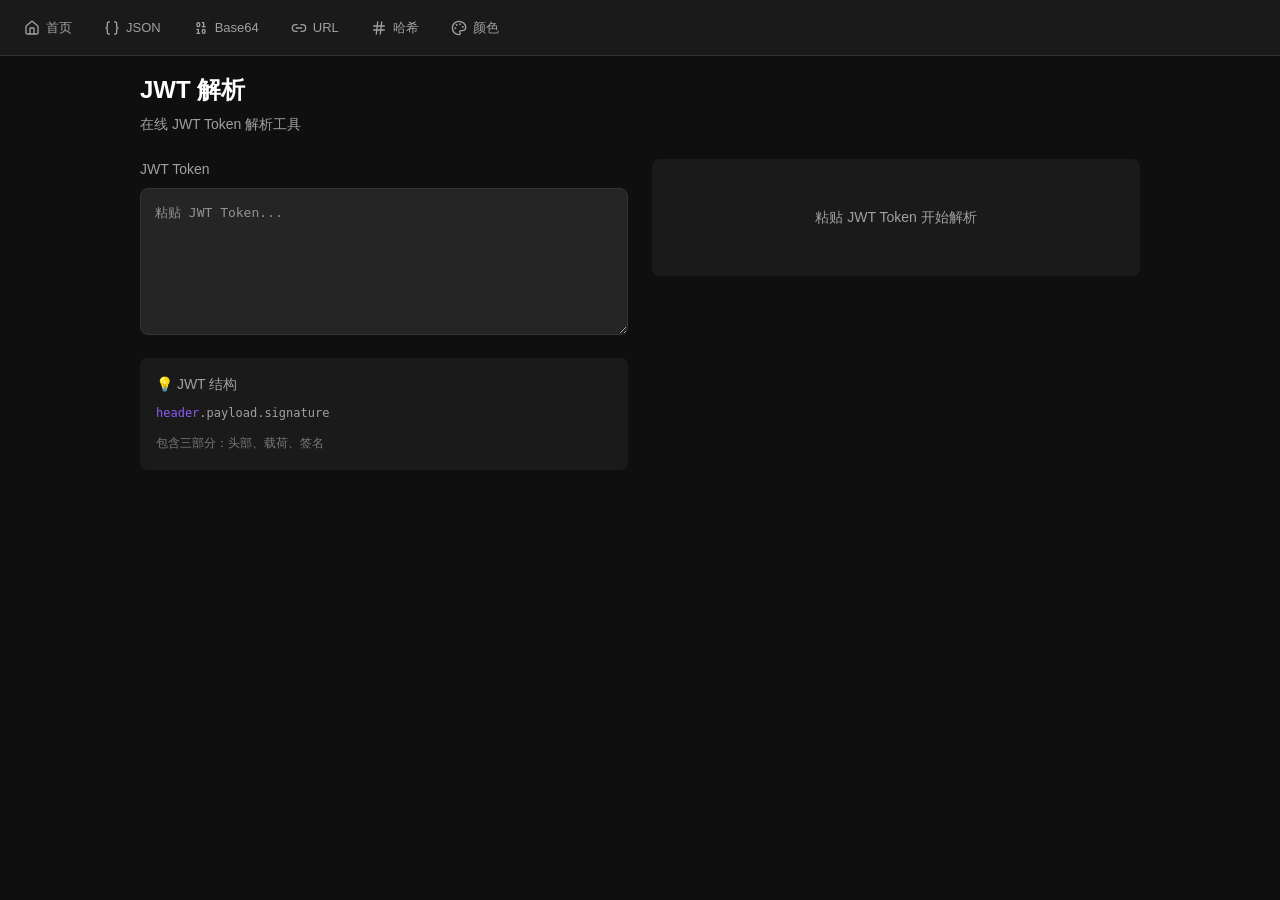
<file: jwt/index.html>
<!DOCTYPE html><!--lYBq4POLZsqt8LqhqrKqp--><html lang="zh-CN"><head><meta charSet="utf-8"/><meta name="viewport" content="width=device-width, initial-scale=1"/><link rel="stylesheet" href="/_next/static/chunks/26af1beb7ce71fc0.css" data-precedence="next"/><link rel="preload" as="script" fetchPriority="low" href="/_next/static/chunks/7cf55d0f03c26ac4.js"/><script src="/_next/static/chunks/90a0817cee74c031.js" async=""></script><script src="/_next/static/chunks/42bc14a52072ba02.js" async=""></script><script src="/_next/static/chunks/turbopack-4762a4e4ce1d03d2.js" async=""></script><script src="/_next/static/chunks/16ddd65efd18f4c2.js" async=""></script><script src="/_next/static/chunks/00dcac27785e90d3.js" async=""></script><script src="/_next/static/chunks/6a32f17aad38c286.js" async=""></script><title>开发者工具集</title><meta name="description" content="免费的在线开发者工具集"/><link rel="icon" href="/favicon.ico?favicon.0b3bf435.ico" sizes="256x256" type="image/x-icon"/><script src="/_next/static/chunks/a6dad97d9634a72d.js" noModule=""></script></head><body><div hidden=""><!--$--><!--/$--></div><div style="display:flex;min-height:100vh;background:var(--bg-primary)"><div style="position:fixed;top:0;left:0;right:0;height:56px;background:var(--bg-secondary);border-bottom:1px solid var(--border);display:flex;align-items:center;padding:0 12px;gap:8px;overflow-x:auto;z-index:100"><a style="display:flex;align-items:center;gap:6px;padding:8px 12px;border-radius:8px;background:transparent;color:var(--text-secondary);text-decoration:none;font-size:13px;white-space:nowrap;transition:all 0.2s" href="/"><svg xmlns="http://www.w3.org/2000/svg" width="16" height="16" viewBox="0 0 24 24" fill="none" stroke="currentColor" stroke-width="2" stroke-linecap="round" stroke-linejoin="round" class="lucide lucide-house" aria-hidden="true"><path d="M15 21v-8a1 1 0 0 0-1-1h-4a1 1 0 0 0-1 1v8"></path><path d="M3 10a2 2 0 0 1 .709-1.528l7-6a2 2 0 0 1 2.582 0l7 6A2 2 0 0 1 21 10v9a2 2 0 0 1-2 2H5a2 2 0 0 1-2-2z"></path></svg><span>首页</span></a><a style="display:flex;align-items:center;gap:6px;padding:8px 12px;border-radius:8px;background:transparent;color:var(--text-secondary);text-decoration:none;font-size:13px;white-space:nowrap;transition:all 0.2s" href="/json/"><svg xmlns="http://www.w3.org/2000/svg" width="16" height="16" viewBox="0 0 24 24" fill="none" stroke="currentColor" stroke-width="2" stroke-linecap="round" stroke-linejoin="round" class="lucide lucide-braces" aria-hidden="true"><path d="M8 3H7a2 2 0 0 0-2 2v5a2 2 0 0 1-2 2 2 2 0 0 1 2 2v5c0 1.1.9 2 2 2h1"></path><path d="M16 21h1a2 2 0 0 0 2-2v-5c0-1.1.9-2 2-2a2 2 0 0 1-2-2V5a2 2 0 0 0-2-2h-1"></path></svg><span>JSON</span></a><a style="display:flex;align-items:center;gap:6px;padding:8px 12px;border-radius:8px;background:transparent;color:var(--text-secondary);text-decoration:none;font-size:13px;white-space:nowrap;transition:all 0.2s" href="/base64/"><svg xmlns="http://www.w3.org/2000/svg" width="16" height="16" viewBox="0 0 24 24" fill="none" stroke="currentColor" stroke-width="2" stroke-linecap="round" stroke-linejoin="round" class="lucide lucide-binary" aria-hidden="true"><rect x="14" y="14" width="4" height="6" rx="2"></rect><rect x="6" y="4" width="4" height="6" rx="2"></rect><path d="M6 20h4"></path><path d="M14 10h4"></path><path d="M6 14h2v6"></path><path d="M14 4h2v6"></path></svg><span>Base64</span></a><a style="display:flex;align-items:center;gap:6px;padding:8px 12px;border-radius:8px;background:transparent;color:var(--text-secondary);text-decoration:none;font-size:13px;white-space:nowrap;transition:all 0.2s" href="/url/"><svg xmlns="http://www.w3.org/2000/svg" width="16" height="16" viewBox="0 0 24 24" fill="none" stroke="currentColor" stroke-width="2" stroke-linecap="round" stroke-linejoin="round" class="lucide lucide-link2 lucide-link-2" aria-hidden="true"><path d="M9 17H7A5 5 0 0 1 7 7h2"></path><path d="M15 7h2a5 5 0 1 1 0 10h-2"></path><line x1="8" x2="16" y1="12" y2="12"></line></svg><span>URL</span></a><a style="display:flex;align-items:center;gap:6px;padding:8px 12px;border-radius:8px;background:transparent;color:var(--text-secondary);text-decoration:none;font-size:13px;white-space:nowrap;transition:all 0.2s" href="/hash/"><svg xmlns="http://www.w3.org/2000/svg" width="16" height="16" viewBox="0 0 24 24" fill="none" stroke="currentColor" stroke-width="2" stroke-linecap="round" stroke-linejoin="round" class="lucide lucide-hash" aria-hidden="true"><line x1="4" x2="20" y1="9" y2="9"></line><line x1="4" x2="20" y1="15" y2="15"></line><line x1="10" x2="8" y1="3" y2="21"></line><line x1="16" x2="14" y1="3" y2="21"></line></svg><span>哈希</span></a><a style="display:flex;align-items:center;gap:6px;padding:8px 12px;border-radius:8px;background:transparent;color:var(--text-secondary);text-decoration:none;font-size:13px;white-space:nowrap;transition:all 0.2s" href="/color/"><svg xmlns="http://www.w3.org/2000/svg" width="16" height="16" viewBox="0 0 24 24" fill="none" stroke="currentColor" stroke-width="2" stroke-linecap="round" stroke-linejoin="round" class="lucide lucide-palette" aria-hidden="true"><path d="M12 22a1 1 0 0 1 0-20 10 9 0 0 1 10 9 5 5 0 0 1-5 5h-2.25a1.75 1.75 0 0 0-1.4 2.8l.3.4a1.75 1.75 0 0 1-1.4 2.8z"></path><circle cx="13.5" cy="6.5" r=".5" fill="currentColor"></circle><circle cx="17.5" cy="10.5" r=".5" fill="currentColor"></circle><circle cx="6.5" cy="12.5" r=".5" fill="currentColor"></circle><circle cx="8.5" cy="7.5" r=".5" fill="currentColor"></circle></svg><span>颜色</span></a></div><main style="flex:1;padding:72px 16px 24px;max-width:100%"><div style="max-width:1000px;margin:0 auto"><div style="margin-bottom:24px"><h1 style="font-size:24px;font-weight:600;color:var(--text-primary);margin-bottom:6px">JWT 解析</h1><p style="color:var(--text-secondary);font-size:14px">在线 JWT Token 解析工具</p></div><div style="display:grid;grid-template-columns:repeat(auto-fit, minmax(400px, 1fr));gap:24px"><div style="display:flex;flex-direction:column;gap:16px"><div><label style="display:block;font-size:14px;font-weight:500;color:var(--text-secondary);margin-bottom:8px">JWT Token</label><textarea placeholder="粘贴 JWT Token..." rows="6" style="width:100%;padding:14px;font-family:monospace;font-size:13px;background:var(--bg-tertiary);color:var(--text-primary);border:1px solid var(--border);border-radius:8px;outline:none;resize:vertical;box-sizing:border-box"></textarea></div><div style="background:var(--bg-secondary);padding:16px;border-radius:8px;font-size:14px;color:var(--text-secondary)"><p style="font-weight:500;margin-bottom:8px">💡 JWT 结构</p><div style="font-family:monospace;font-size:12px;line-height:1.8"><div><span style="color:var(--accent)">header</span>.payload.signature</div><div style="margin-top:8px;opacity:0.7">包含三部分：头部、载荷、签名</div></div></div></div><div style="display:flex;flex-direction:column;gap:16px"><div style="padding:48px;background:var(--bg-secondary);border-radius:8px;text-align:center;color:var(--text-secondary);font-size:14px">粘贴 JWT Token 开始解析</div></div></div></div></main></div><!--$--><!--/$--><script src="/_next/static/chunks/7cf55d0f03c26ac4.js" id="_R_" async=""></script><script>(self.__next_f=self.__next_f||[]).push([0])</script><script>self.__next_f.push([1,"1:\"$Sreact.fragment\"\n2:I[19015,[\"/_next/static/chunks/16ddd65efd18f4c2.js\",\"/_next/static/chunks/00dcac27785e90d3.js\"],\"default\"]\n3:I[59119,[\"/_next/static/chunks/16ddd65efd18f4c2.js\",\"/_next/static/chunks/00dcac27785e90d3.js\"],\"default\"]\n4:I[46071,[\"/_next/static/chunks/16ddd65efd18f4c2.js\",\"/_next/static/chunks/00dcac27785e90d3.js\"],\"ClientPageRoot\"]\n5:I[71292,[\"/_next/static/chunks/6a32f17aad38c286.js\"],\"default\"]\n8:I[83546,[\"/_next/static/chunks/16ddd65efd18f4c2.js\",\"/_next/static/chunks/00dcac27785e90d3.js\"],\"OutletBoundary\"]\n9:\"$Sreact.suspense\"\nb:I[83546,[\"/_next/static/chunks/16ddd65efd18f4c2.js\",\"/_next/static/chunks/00dcac27785e90d3.js\"],\"ViewportBoundary\"]\nd:I[83546,[\"/_next/static/chunks/16ddd65efd18f4c2.js\",\"/_next/static/chunks/00dcac27785e90d3.js\"],\"MetadataBoundary\"]\nf:I[62282,[],\"default\"]\n:HL[\"/_next/static/chunks/26af1beb7ce71fc0.css\",\"style\"]\n"])</script><script>self.__next_f.push([1,"0:{\"P\":null,\"b\":\"lYBq4POLZsqt8LqhqrKqp\",\"c\":[\"\",\"jwt\",\"\"],\"q\":\"\",\"i\":false,\"f\":[[[\"\",{\"children\":[\"jwt\",{\"children\":[\"__PAGE__\",{}]}]},\"$undefined\",\"$undefined\",true],[[\"$\",\"$1\",\"c\",{\"children\":[[[\"$\",\"link\",\"0\",{\"rel\":\"stylesheet\",\"href\":\"/_next/static/chunks/26af1beb7ce71fc0.css\",\"precedence\":\"next\",\"crossOrigin\":\"$undefined\",\"nonce\":\"$undefined\"}]],[\"$\",\"html\",null,{\"lang\":\"zh-CN\",\"children\":[\"$\",\"body\",null,{\"children\":[\"$\",\"$L2\",null,{\"parallelRouterKey\":\"children\",\"error\":\"$undefined\",\"errorStyles\":\"$undefined\",\"errorScripts\":\"$undefined\",\"template\":[\"$\",\"$L3\",null,{}],\"templateStyles\":\"$undefined\",\"templateScripts\":\"$undefined\",\"notFound\":[[[\"$\",\"title\",null,{\"children\":\"404: This page could not be found.\"}],[\"$\",\"div\",null,{\"style\":{\"fontFamily\":\"system-ui,\\\"Segoe UI\\\",Roboto,Helvetica,Arial,sans-serif,\\\"Apple Color Emoji\\\",\\\"Segoe UI Emoji\\\"\",\"height\":\"100vh\",\"textAlign\":\"center\",\"display\":\"flex\",\"flexDirection\":\"column\",\"alignItems\":\"center\",\"justifyContent\":\"center\"},\"children\":[\"$\",\"div\",null,{\"children\":[[\"$\",\"style\",null,{\"dangerouslySetInnerHTML\":{\"__html\":\"body{color:#000;background:#fff;margin:0}.next-error-h1{border-right:1px solid rgba(0,0,0,.3)}@media (prefers-color-scheme:dark){body{color:#fff;background:#000}.next-error-h1{border-right:1px solid rgba(255,255,255,.3)}}\"}}],[\"$\",\"h1\",null,{\"className\":\"next-error-h1\",\"style\":{\"display\":\"inline-block\",\"margin\":\"0 20px 0 0\",\"padding\":\"0 23px 0 0\",\"fontSize\":24,\"fontWeight\":500,\"verticalAlign\":\"top\",\"lineHeight\":\"49px\"},\"children\":404}],[\"$\",\"div\",null,{\"style\":{\"display\":\"inline-block\"},\"children\":[\"$\",\"h2\",null,{\"style\":{\"fontSize\":14,\"fontWeight\":400,\"lineHeight\":\"49px\",\"margin\":0},\"children\":\"This page could not be found.\"}]}]]}]}]],[]],\"forbidden\":\"$undefined\",\"unauthorized\":\"$undefined\"}]}]}]]}],{\"children\":[[\"$\",\"$1\",\"c\",{\"children\":[null,[\"$\",\"$L2\",null,{\"parallelRouterKey\":\"children\",\"error\":\"$undefined\",\"errorStyles\":\"$undefined\",\"errorScripts\":\"$undefined\",\"template\":[\"$\",\"$L3\",null,{}],\"templateStyles\":\"$undefined\",\"templateScripts\":\"$undefined\",\"notFound\":\"$undefined\",\"forbidden\":\"$undefined\",\"unauthorized\":\"$undefined\"}]]}],{\"children\":[[\"$\",\"$1\",\"c\",{\"children\":[[\"$\",\"$L4\",null,{\"Component\":\"$5\",\"serverProvidedParams\":{\"searchParams\":{},\"params\":{},\"promises\":[\"$@6\",\"$@7\"]}}],[[\"$\",\"script\",\"script-0\",{\"src\":\"/_next/static/chunks/6a32f17aad38c286.js\",\"async\":true,\"nonce\":\"$undefined\"}]],[\"$\",\"$L8\",null,{\"children\":[\"$\",\"$9\",null,{\"name\":\"Next.MetadataOutlet\",\"children\":\"$@a\"}]}]]}],{},null,false,false]},null,false,false]},null,false,false],[\"$\",\"$1\",\"h\",{\"children\":[null,[\"$\",\"$Lb\",null,{\"children\":\"$Lc\"}],[\"$\",\"div\",null,{\"hidden\":true,\"children\":[\"$\",\"$Ld\",null,{\"children\":[\"$\",\"$9\",null,{\"name\":\"Next.Metadata\",\"children\":\"$Le\"}]}]}],null]}],false]],\"m\":\"$undefined\",\"G\":[\"$f\",[]],\"S\":true}\n"])</script><script>self.__next_f.push([1,"6:{}\n7:\"$0:f:0:1:1:children:1:children:0:props:children:0:props:serverProvidedParams:params\"\n"])</script><script>self.__next_f.push([1,"c:[[\"$\",\"meta\",\"0\",{\"charSet\":\"utf-8\"}],[\"$\",\"meta\",\"1\",{\"name\":\"viewport\",\"content\":\"width=device-width, initial-scale=1\"}]]\n"])</script><script>self.__next_f.push([1,"10:I[15052,[\"/_next/static/chunks/16ddd65efd18f4c2.js\",\"/_next/static/chunks/00dcac27785e90d3.js\"],\"IconMark\"]\na:null\ne:[[\"$\",\"title\",\"0\",{\"children\":\"开发者工具集\"}],[\"$\",\"meta\",\"1\",{\"name\":\"description\",\"content\":\"免费的在线开发者工具集\"}],[\"$\",\"link\",\"2\",{\"rel\":\"icon\",\"href\":\"/favicon.ico?favicon.0b3bf435.ico\",\"sizes\":\"256x256\",\"type\":\"image/x-icon\"}],[\"$\",\"$L10\",\"3\",{}]]\n"])</script></body></html>
</file>
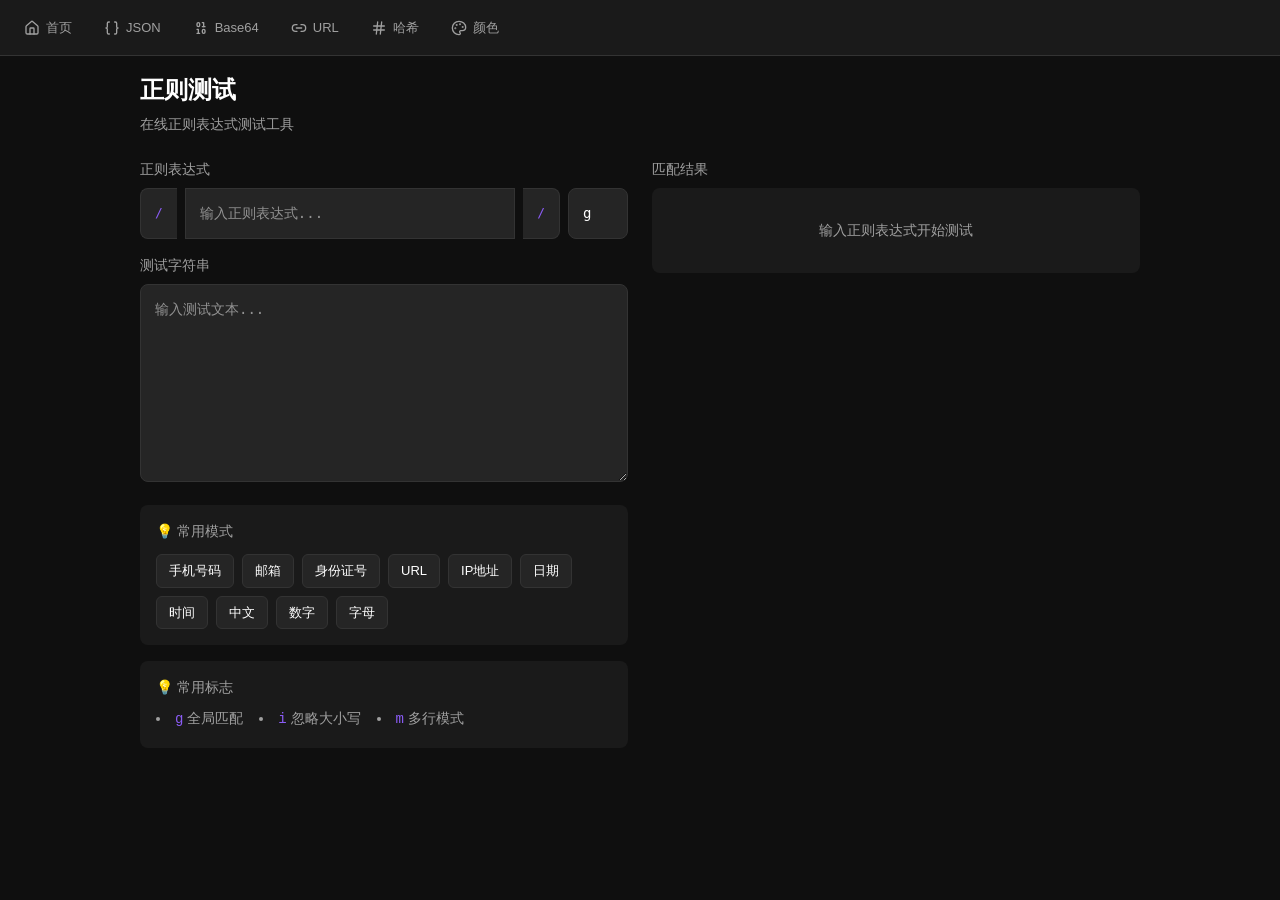
<file: regex/index.html>
<!DOCTYPE html><!--lYBq4POLZsqt8LqhqrKqp--><html lang="zh-CN"><head><meta charSet="utf-8"/><meta name="viewport" content="width=device-width, initial-scale=1"/><link rel="stylesheet" href="/_next/static/chunks/26af1beb7ce71fc0.css" data-precedence="next"/><link rel="preload" as="script" fetchPriority="low" href="/_next/static/chunks/7cf55d0f03c26ac4.js"/><script src="/_next/static/chunks/90a0817cee74c031.js" async=""></script><script src="/_next/static/chunks/42bc14a52072ba02.js" async=""></script><script src="/_next/static/chunks/turbopack-4762a4e4ce1d03d2.js" async=""></script><script src="/_next/static/chunks/16ddd65efd18f4c2.js" async=""></script><script src="/_next/static/chunks/00dcac27785e90d3.js" async=""></script><script src="/_next/static/chunks/e18c19032ad7de01.js" async=""></script><title>开发者工具集</title><meta name="description" content="免费的在线开发者工具集"/><link rel="icon" href="/favicon.ico?favicon.0b3bf435.ico" sizes="256x256" type="image/x-icon"/><script src="/_next/static/chunks/a6dad97d9634a72d.js" noModule=""></script></head><body><div hidden=""><!--$--><!--/$--></div><div style="display:flex;min-height:100vh;background:var(--bg-primary)"><div style="position:fixed;top:0;left:0;right:0;height:56px;background:var(--bg-secondary);border-bottom:1px solid var(--border);display:flex;align-items:center;padding:0 12px;gap:8px;overflow-x:auto;z-index:100"><a style="display:flex;align-items:center;gap:6px;padding:8px 12px;border-radius:8px;background:transparent;color:var(--text-secondary);text-decoration:none;font-size:13px;white-space:nowrap;transition:all 0.2s" href="/"><svg xmlns="http://www.w3.org/2000/svg" width="16" height="16" viewBox="0 0 24 24" fill="none" stroke="currentColor" stroke-width="2" stroke-linecap="round" stroke-linejoin="round" class="lucide lucide-house" aria-hidden="true"><path d="M15 21v-8a1 1 0 0 0-1-1h-4a1 1 0 0 0-1 1v8"></path><path d="M3 10a2 2 0 0 1 .709-1.528l7-6a2 2 0 0 1 2.582 0l7 6A2 2 0 0 1 21 10v9a2 2 0 0 1-2 2H5a2 2 0 0 1-2-2z"></path></svg><span>首页</span></a><a style="display:flex;align-items:center;gap:6px;padding:8px 12px;border-radius:8px;background:transparent;color:var(--text-secondary);text-decoration:none;font-size:13px;white-space:nowrap;transition:all 0.2s" href="/json/"><svg xmlns="http://www.w3.org/2000/svg" width="16" height="16" viewBox="0 0 24 24" fill="none" stroke="currentColor" stroke-width="2" stroke-linecap="round" stroke-linejoin="round" class="lucide lucide-braces" aria-hidden="true"><path d="M8 3H7a2 2 0 0 0-2 2v5a2 2 0 0 1-2 2 2 2 0 0 1 2 2v5c0 1.1.9 2 2 2h1"></path><path d="M16 21h1a2 2 0 0 0 2-2v-5c0-1.1.9-2 2-2a2 2 0 0 1-2-2V5a2 2 0 0 0-2-2h-1"></path></svg><span>JSON</span></a><a style="display:flex;align-items:center;gap:6px;padding:8px 12px;border-radius:8px;background:transparent;color:var(--text-secondary);text-decoration:none;font-size:13px;white-space:nowrap;transition:all 0.2s" href="/base64/"><svg xmlns="http://www.w3.org/2000/svg" width="16" height="16" viewBox="0 0 24 24" fill="none" stroke="currentColor" stroke-width="2" stroke-linecap="round" stroke-linejoin="round" class="lucide lucide-binary" aria-hidden="true"><rect x="14" y="14" width="4" height="6" rx="2"></rect><rect x="6" y="4" width="4" height="6" rx="2"></rect><path d="M6 20h4"></path><path d="M14 10h4"></path><path d="M6 14h2v6"></path><path d="M14 4h2v6"></path></svg><span>Base64</span></a><a style="display:flex;align-items:center;gap:6px;padding:8px 12px;border-radius:8px;background:transparent;color:var(--text-secondary);text-decoration:none;font-size:13px;white-space:nowrap;transition:all 0.2s" href="/url/"><svg xmlns="http://www.w3.org/2000/svg" width="16" height="16" viewBox="0 0 24 24" fill="none" stroke="currentColor" stroke-width="2" stroke-linecap="round" stroke-linejoin="round" class="lucide lucide-link2 lucide-link-2" aria-hidden="true"><path d="M9 17H7A5 5 0 0 1 7 7h2"></path><path d="M15 7h2a5 5 0 1 1 0 10h-2"></path><line x1="8" x2="16" y1="12" y2="12"></line></svg><span>URL</span></a><a style="display:flex;align-items:center;gap:6px;padding:8px 12px;border-radius:8px;background:transparent;color:var(--text-secondary);text-decoration:none;font-size:13px;white-space:nowrap;transition:all 0.2s" href="/hash/"><svg xmlns="http://www.w3.org/2000/svg" width="16" height="16" viewBox="0 0 24 24" fill="none" stroke="currentColor" stroke-width="2" stroke-linecap="round" stroke-linejoin="round" class="lucide lucide-hash" aria-hidden="true"><line x1="4" x2="20" y1="9" y2="9"></line><line x1="4" x2="20" y1="15" y2="15"></line><line x1="10" x2="8" y1="3" y2="21"></line><line x1="16" x2="14" y1="3" y2="21"></line></svg><span>哈希</span></a><a style="display:flex;align-items:center;gap:6px;padding:8px 12px;border-radius:8px;background:transparent;color:var(--text-secondary);text-decoration:none;font-size:13px;white-space:nowrap;transition:all 0.2s" href="/color/"><svg xmlns="http://www.w3.org/2000/svg" width="16" height="16" viewBox="0 0 24 24" fill="none" stroke="currentColor" stroke-width="2" stroke-linecap="round" stroke-linejoin="round" class="lucide lucide-palette" aria-hidden="true"><path d="M12 22a1 1 0 0 1 0-20 10 9 0 0 1 10 9 5 5 0 0 1-5 5h-2.25a1.75 1.75 0 0 0-1.4 2.8l.3.4a1.75 1.75 0 0 1-1.4 2.8z"></path><circle cx="13.5" cy="6.5" r=".5" fill="currentColor"></circle><circle cx="17.5" cy="10.5" r=".5" fill="currentColor"></circle><circle cx="6.5" cy="12.5" r=".5" fill="currentColor"></circle><circle cx="8.5" cy="7.5" r=".5" fill="currentColor"></circle></svg><span>颜色</span></a></div><main style="flex:1;padding:72px 16px 24px;max-width:100%"><div style="max-width:1000px;margin:0 auto"><div style="margin-bottom:24px"><h1 style="font-size:24px;font-weight:600;color:var(--text-primary);margin-bottom:6px">正则测试</h1><p style="color:var(--text-secondary);font-size:14px">在线正则表达式测试工具</p></div><div style="display:grid;grid-template-columns:repeat(auto-fit, minmax(400px, 1fr));gap:24px"><div style="display:flex;flex-direction:column;gap:16px"><div><label style="display:block;font-size:14px;font-weight:500;color:var(--text-secondary);margin-bottom:8px">正则表达式</label><div style="display:flex;gap:8px"><span style="padding:14px;background:var(--bg-tertiary);border:1px solid var(--border);border-right:none;border-radius:8px 0 0 8px;color:var(--accent);font-family:monospace">/</span><input type="text" placeholder="输入正则表达式..." style="flex:1;padding:14px;font-family:monospace;font-size:14px;background:var(--bg-tertiary);color:var(--text-primary);border:1px solid var(--border);outline:none;box-sizing:border-box" value=""/><span style="padding:14px;background:var(--bg-tertiary);border:1px solid var(--border);border-left:none;border-radius:0 8px 8px 0;color:var(--accent);font-family:monospace">/</span><input type="text" placeholder="g" style="width:60px;padding:14px;font-family:monospace;font-size:14px;background:var(--bg-tertiary);color:var(--text-primary);border:1px solid var(--border);border-radius:8px;outline:none;box-sizing:border-box" value="g"/></div></div><div><label style="display:block;font-size:14px;font-weight:500;color:var(--text-secondary);margin-bottom:8px">测试字符串</label><textarea placeholder="输入测试文本..." rows="8" style="width:100%;padding:14px;font-family:monospace;font-size:14px;background:var(--bg-tertiary);color:var(--text-primary);border:1px solid var(--border);border-radius:8px;outline:none;resize:vertical;box-sizing:border-box"></textarea></div><div style="background:var(--bg-secondary);padding:16px;border-radius:8px;font-size:14px"><p style="font-weight:500;margin-bottom:12px;color:var(--text-secondary)">💡 常用模式</p><div style="display:flex;flex-wrap:wrap;gap:8px"><button style="padding:6px 12px;font-size:13px;background:var(--bg-tertiary);color:var(--text-primary);border:1px solid var(--border);border-radius:6px;cursor:pointer">手机号码</button><button style="padding:6px 12px;font-size:13px;background:var(--bg-tertiary);color:var(--text-primary);border:1px solid var(--border);border-radius:6px;cursor:pointer">邮箱</button><button style="padding:6px 12px;font-size:13px;background:var(--bg-tertiary);color:var(--text-primary);border:1px solid var(--border);border-radius:6px;cursor:pointer">身份证号</button><button style="padding:6px 12px;font-size:13px;background:var(--bg-tertiary);color:var(--text-primary);border:1px solid var(--border);border-radius:6px;cursor:pointer">URL</button><button style="padding:6px 12px;font-size:13px;background:var(--bg-tertiary);color:var(--text-primary);border:1px solid var(--border);border-radius:6px;cursor:pointer">IP地址</button><button style="padding:6px 12px;font-size:13px;background:var(--bg-tertiary);color:var(--text-primary);border:1px solid var(--border);border-radius:6px;cursor:pointer">日期</button><button style="padding:6px 12px;font-size:13px;background:var(--bg-tertiary);color:var(--text-primary);border:1px solid var(--border);border-radius:6px;cursor:pointer">时间</button><button style="padding:6px 12px;font-size:13px;background:var(--bg-tertiary);color:var(--text-primary);border:1px solid var(--border);border-radius:6px;cursor:pointer">中文</button><button style="padding:6px 12px;font-size:13px;background:var(--bg-tertiary);color:var(--text-primary);border:1px solid var(--border);border-radius:6px;cursor:pointer">数字</button><button style="padding:6px 12px;font-size:13px;background:var(--bg-tertiary);color:var(--text-primary);border:1px solid var(--border);border-radius:6px;cursor:pointer">字母</button></div></div><div style="background:var(--bg-secondary);padding:16px;border-radius:8px;font-size:14px;color:var(--text-secondary)"><p style="font-weight:500;margin-bottom:8px">💡 常用标志</p><ul style="list-style:disc;list-style-position:inside;line-height:1.8;display:flex;gap:16px;flex-wrap:wrap"><li><code style="color:var(--accent)">g</code> 全局匹配</li><li><code style="color:var(--accent)">i</code> 忽略大小写</li><li><code style="color:var(--accent)">m</code> 多行模式</li></ul></div></div><div style="display:flex;flex-direction:column;gap:16px"><div><label style="display:block;font-size:14px;font-weight:500;color:var(--text-secondary);margin-bottom:8px">匹配结果 </label><div style="padding:32px;background:var(--bg-secondary);border-radius:8px;text-align:center;color:var(--text-secondary);font-size:14px">输入正则表达式开始测试</div></div></div></div></div></main></div><!--$--><!--/$--><script src="/_next/static/chunks/7cf55d0f03c26ac4.js" id="_R_" async=""></script><script>(self.__next_f=self.__next_f||[]).push([0])</script><script>self.__next_f.push([1,"1:\"$Sreact.fragment\"\n2:I[19015,[\"/_next/static/chunks/16ddd65efd18f4c2.js\",\"/_next/static/chunks/00dcac27785e90d3.js\"],\"default\"]\n3:I[59119,[\"/_next/static/chunks/16ddd65efd18f4c2.js\",\"/_next/static/chunks/00dcac27785e90d3.js\"],\"default\"]\n4:I[46071,[\"/_next/static/chunks/16ddd65efd18f4c2.js\",\"/_next/static/chunks/00dcac27785e90d3.js\"],\"ClientPageRoot\"]\n5:I[91249,[\"/_next/static/chunks/e18c19032ad7de01.js\"],\"default\"]\n8:I[83546,[\"/_next/static/chunks/16ddd65efd18f4c2.js\",\"/_next/static/chunks/00dcac27785e90d3.js\"],\"OutletBoundary\"]\n9:\"$Sreact.suspense\"\nb:I[83546,[\"/_next/static/chunks/16ddd65efd18f4c2.js\",\"/_next/static/chunks/00dcac27785e90d3.js\"],\"ViewportBoundary\"]\nd:I[83546,[\"/_next/static/chunks/16ddd65efd18f4c2.js\",\"/_next/static/chunks/00dcac27785e90d3.js\"],\"MetadataBoundary\"]\nf:I[62282,[],\"default\"]\n:HL[\"/_next/static/chunks/26af1beb7ce71fc0.css\",\"style\"]\n"])</script><script>self.__next_f.push([1,"0:{\"P\":null,\"b\":\"lYBq4POLZsqt8LqhqrKqp\",\"c\":[\"\",\"regex\",\"\"],\"q\":\"\",\"i\":false,\"f\":[[[\"\",{\"children\":[\"regex\",{\"children\":[\"__PAGE__\",{}]}]},\"$undefined\",\"$undefined\",true],[[\"$\",\"$1\",\"c\",{\"children\":[[[\"$\",\"link\",\"0\",{\"rel\":\"stylesheet\",\"href\":\"/_next/static/chunks/26af1beb7ce71fc0.css\",\"precedence\":\"next\",\"crossOrigin\":\"$undefined\",\"nonce\":\"$undefined\"}]],[\"$\",\"html\",null,{\"lang\":\"zh-CN\",\"children\":[\"$\",\"body\",null,{\"children\":[\"$\",\"$L2\",null,{\"parallelRouterKey\":\"children\",\"error\":\"$undefined\",\"errorStyles\":\"$undefined\",\"errorScripts\":\"$undefined\",\"template\":[\"$\",\"$L3\",null,{}],\"templateStyles\":\"$undefined\",\"templateScripts\":\"$undefined\",\"notFound\":[[[\"$\",\"title\",null,{\"children\":\"404: This page could not be found.\"}],[\"$\",\"div\",null,{\"style\":{\"fontFamily\":\"system-ui,\\\"Segoe UI\\\",Roboto,Helvetica,Arial,sans-serif,\\\"Apple Color Emoji\\\",\\\"Segoe UI Emoji\\\"\",\"height\":\"100vh\",\"textAlign\":\"center\",\"display\":\"flex\",\"flexDirection\":\"column\",\"alignItems\":\"center\",\"justifyContent\":\"center\"},\"children\":[\"$\",\"div\",null,{\"children\":[[\"$\",\"style\",null,{\"dangerouslySetInnerHTML\":{\"__html\":\"body{color:#000;background:#fff;margin:0}.next-error-h1{border-right:1px solid rgba(0,0,0,.3)}@media (prefers-color-scheme:dark){body{color:#fff;background:#000}.next-error-h1{border-right:1px solid rgba(255,255,255,.3)}}\"}}],[\"$\",\"h1\",null,{\"className\":\"next-error-h1\",\"style\":{\"display\":\"inline-block\",\"margin\":\"0 20px 0 0\",\"padding\":\"0 23px 0 0\",\"fontSize\":24,\"fontWeight\":500,\"verticalAlign\":\"top\",\"lineHeight\":\"49px\"},\"children\":404}],[\"$\",\"div\",null,{\"style\":{\"display\":\"inline-block\"},\"children\":[\"$\",\"h2\",null,{\"style\":{\"fontSize\":14,\"fontWeight\":400,\"lineHeight\":\"49px\",\"margin\":0},\"children\":\"This page could not be found.\"}]}]]}]}]],[]],\"forbidden\":\"$undefined\",\"unauthorized\":\"$undefined\"}]}]}]]}],{\"children\":[[\"$\",\"$1\",\"c\",{\"children\":[null,[\"$\",\"$L2\",null,{\"parallelRouterKey\":\"children\",\"error\":\"$undefined\",\"errorStyles\":\"$undefined\",\"errorScripts\":\"$undefined\",\"template\":[\"$\",\"$L3\",null,{}],\"templateStyles\":\"$undefined\",\"templateScripts\":\"$undefined\",\"notFound\":\"$undefined\",\"forbidden\":\"$undefined\",\"unauthorized\":\"$undefined\"}]]}],{\"children\":[[\"$\",\"$1\",\"c\",{\"children\":[[\"$\",\"$L4\",null,{\"Component\":\"$5\",\"serverProvidedParams\":{\"searchParams\":{},\"params\":{},\"promises\":[\"$@6\",\"$@7\"]}}],[[\"$\",\"script\",\"script-0\",{\"src\":\"/_next/static/chunks/e18c19032ad7de01.js\",\"async\":true,\"nonce\":\"$undefined\"}]],[\"$\",\"$L8\",null,{\"children\":[\"$\",\"$9\",null,{\"name\":\"Next.MetadataOutlet\",\"children\":\"$@a\"}]}]]}],{},null,false,false]},null,false,false]},null,false,false],[\"$\",\"$1\",\"h\",{\"children\":[null,[\"$\",\"$Lb\",null,{\"children\":\"$Lc\"}],[\"$\",\"div\",null,{\"hidden\":true,\"children\":[\"$\",\"$Ld\",null,{\"children\":[\"$\",\"$9\",null,{\"name\":\"Next.Metadata\",\"children\":\"$Le\"}]}]}],null]}],false]],\"m\":\"$undefined\",\"G\":[\"$f\",[]],\"S\":true}\n"])</script><script>self.__next_f.push([1,"6:{}\n7:\"$0:f:0:1:1:children:1:children:0:props:children:0:props:serverProvidedParams:params\"\n"])</script><script>self.__next_f.push([1,"c:[[\"$\",\"meta\",\"0\",{\"charSet\":\"utf-8\"}],[\"$\",\"meta\",\"1\",{\"name\":\"viewport\",\"content\":\"width=device-width, initial-scale=1\"}]]\n"])</script><script>self.__next_f.push([1,"10:I[15052,[\"/_next/static/chunks/16ddd65efd18f4c2.js\",\"/_next/static/chunks/00dcac27785e90d3.js\"],\"IconMark\"]\na:null\ne:[[\"$\",\"title\",\"0\",{\"children\":\"开发者工具集\"}],[\"$\",\"meta\",\"1\",{\"name\":\"description\",\"content\":\"免费的在线开发者工具集\"}],[\"$\",\"link\",\"2\",{\"rel\":\"icon\",\"href\":\"/favicon.ico?favicon.0b3bf435.ico\",\"sizes\":\"256x256\",\"type\":\"image/x-icon\"}],[\"$\",\"$L10\",\"3\",{}]]\n"])</script></body></html>
</file>
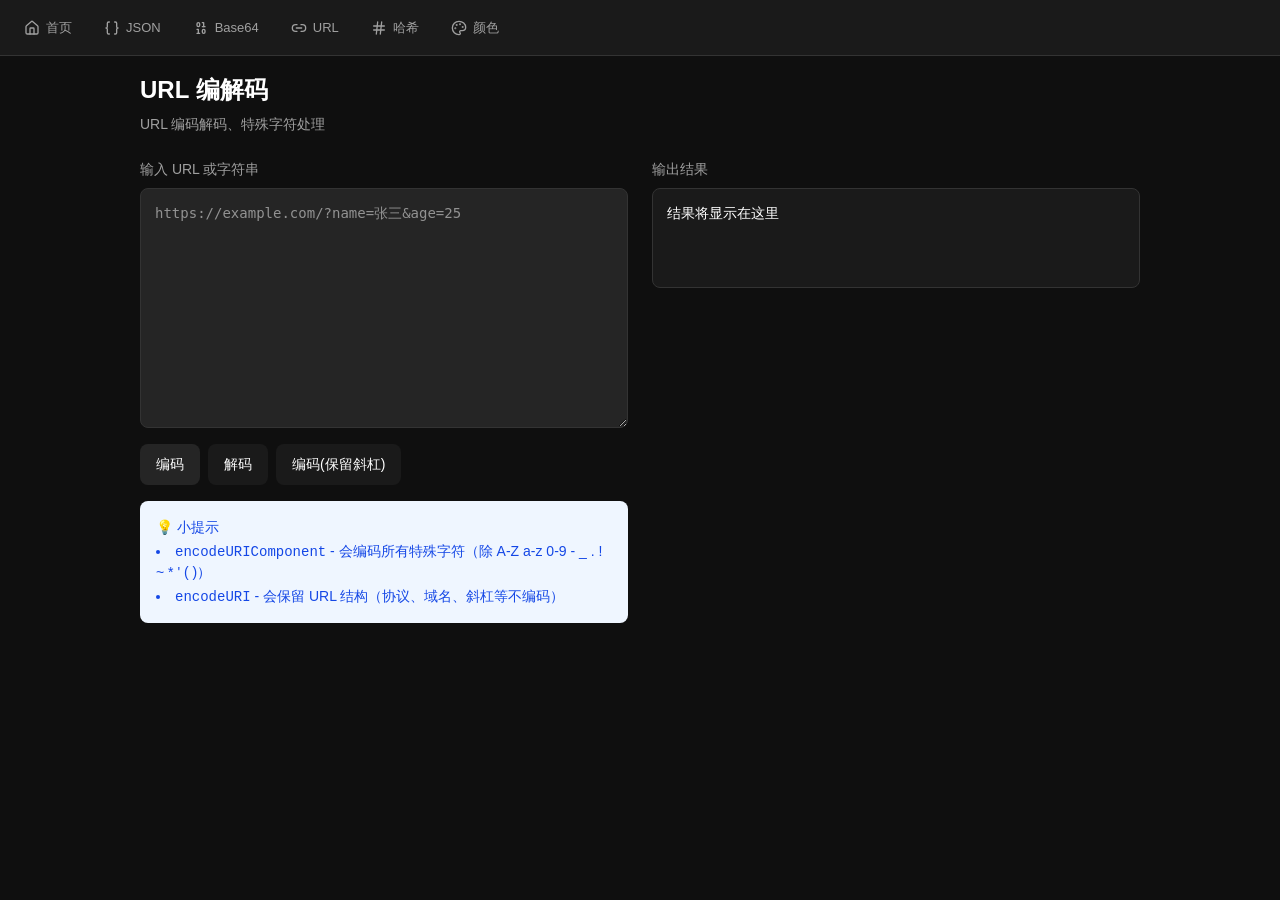
<file: url/index.html>
<!DOCTYPE html><!--lYBq4POLZsqt8LqhqrKqp--><html lang="zh-CN"><head><meta charSet="utf-8"/><meta name="viewport" content="width=device-width, initial-scale=1"/><link rel="stylesheet" href="/_next/static/chunks/26af1beb7ce71fc0.css" data-precedence="next"/><link rel="preload" as="script" fetchPriority="low" href="/_next/static/chunks/7cf55d0f03c26ac4.js"/><script src="/_next/static/chunks/90a0817cee74c031.js" async=""></script><script src="/_next/static/chunks/42bc14a52072ba02.js" async=""></script><script src="/_next/static/chunks/turbopack-4762a4e4ce1d03d2.js" async=""></script><script src="/_next/static/chunks/16ddd65efd18f4c2.js" async=""></script><script src="/_next/static/chunks/00dcac27785e90d3.js" async=""></script><script src="/_next/static/chunks/657add32ffe86181.js" async=""></script><title>开发者工具集</title><meta name="description" content="免费的在线开发者工具集"/><link rel="icon" href="/favicon.ico?favicon.0b3bf435.ico" sizes="256x256" type="image/x-icon"/><script src="/_next/static/chunks/a6dad97d9634a72d.js" noModule=""></script></head><body><div hidden=""><!--$--><!--/$--></div><div style="display:flex;min-height:100vh;background:var(--bg-primary)"><div style="position:fixed;top:0;left:0;right:0;height:56px;background:var(--bg-secondary);border-bottom:1px solid var(--border);display:flex;align-items:center;padding:0 12px;gap:8px;overflow-x:auto;z-index:100"><a style="display:flex;align-items:center;gap:6px;padding:8px 12px;border-radius:8px;background:transparent;color:var(--text-secondary);text-decoration:none;font-size:13px;white-space:nowrap;transition:all 0.2s" href="/"><svg xmlns="http://www.w3.org/2000/svg" width="16" height="16" viewBox="0 0 24 24" fill="none" stroke="currentColor" stroke-width="2" stroke-linecap="round" stroke-linejoin="round" class="lucide lucide-house" aria-hidden="true"><path d="M15 21v-8a1 1 0 0 0-1-1h-4a1 1 0 0 0-1 1v8"></path><path d="M3 10a2 2 0 0 1 .709-1.528l7-6a2 2 0 0 1 2.582 0l7 6A2 2 0 0 1 21 10v9a2 2 0 0 1-2 2H5a2 2 0 0 1-2-2z"></path></svg><span>首页</span></a><a style="display:flex;align-items:center;gap:6px;padding:8px 12px;border-radius:8px;background:transparent;color:var(--text-secondary);text-decoration:none;font-size:13px;white-space:nowrap;transition:all 0.2s" href="/json/"><svg xmlns="http://www.w3.org/2000/svg" width="16" height="16" viewBox="0 0 24 24" fill="none" stroke="currentColor" stroke-width="2" stroke-linecap="round" stroke-linejoin="round" class="lucide lucide-braces" aria-hidden="true"><path d="M8 3H7a2 2 0 0 0-2 2v5a2 2 0 0 1-2 2 2 2 0 0 1 2 2v5c0 1.1.9 2 2 2h1"></path><path d="M16 21h1a2 2 0 0 0 2-2v-5c0-1.1.9-2 2-2a2 2 0 0 1-2-2V5a2 2 0 0 0-2-2h-1"></path></svg><span>JSON</span></a><a style="display:flex;align-items:center;gap:6px;padding:8px 12px;border-radius:8px;background:transparent;color:var(--text-secondary);text-decoration:none;font-size:13px;white-space:nowrap;transition:all 0.2s" href="/base64/"><svg xmlns="http://www.w3.org/2000/svg" width="16" height="16" viewBox="0 0 24 24" fill="none" stroke="currentColor" stroke-width="2" stroke-linecap="round" stroke-linejoin="round" class="lucide lucide-binary" aria-hidden="true"><rect x="14" y="14" width="4" height="6" rx="2"></rect><rect x="6" y="4" width="4" height="6" rx="2"></rect><path d="M6 20h4"></path><path d="M14 10h4"></path><path d="M6 14h2v6"></path><path d="M14 4h2v6"></path></svg><span>Base64</span></a><a style="display:flex;align-items:center;gap:6px;padding:8px 12px;border-radius:8px;background:transparent;color:var(--text-secondary);text-decoration:none;font-size:13px;white-space:nowrap;transition:all 0.2s" href="/url/"><svg xmlns="http://www.w3.org/2000/svg" width="16" height="16" viewBox="0 0 24 24" fill="none" stroke="currentColor" stroke-width="2" stroke-linecap="round" stroke-linejoin="round" class="lucide lucide-link2 lucide-link-2" aria-hidden="true"><path d="M9 17H7A5 5 0 0 1 7 7h2"></path><path d="M15 7h2a5 5 0 1 1 0 10h-2"></path><line x1="8" x2="16" y1="12" y2="12"></line></svg><span>URL</span></a><a style="display:flex;align-items:center;gap:6px;padding:8px 12px;border-radius:8px;background:transparent;color:var(--text-secondary);text-decoration:none;font-size:13px;white-space:nowrap;transition:all 0.2s" href="/hash/"><svg xmlns="http://www.w3.org/2000/svg" width="16" height="16" viewBox="0 0 24 24" fill="none" stroke="currentColor" stroke-width="2" stroke-linecap="round" stroke-linejoin="round" class="lucide lucide-hash" aria-hidden="true"><line x1="4" x2="20" y1="9" y2="9"></line><line x1="4" x2="20" y1="15" y2="15"></line><line x1="10" x2="8" y1="3" y2="21"></line><line x1="16" x2="14" y1="3" y2="21"></line></svg><span>哈希</span></a><a style="display:flex;align-items:center;gap:6px;padding:8px 12px;border-radius:8px;background:transparent;color:var(--text-secondary);text-decoration:none;font-size:13px;white-space:nowrap;transition:all 0.2s" href="/color/"><svg xmlns="http://www.w3.org/2000/svg" width="16" height="16" viewBox="0 0 24 24" fill="none" stroke="currentColor" stroke-width="2" stroke-linecap="round" stroke-linejoin="round" class="lucide lucide-palette" aria-hidden="true"><path d="M12 22a1 1 0 0 1 0-20 10 9 0 0 1 10 9 5 5 0 0 1-5 5h-2.25a1.75 1.75 0 0 0-1.4 2.8l.3.4a1.75 1.75 0 0 1-1.4 2.8z"></path><circle cx="13.5" cy="6.5" r=".5" fill="currentColor"></circle><circle cx="17.5" cy="10.5" r=".5" fill="currentColor"></circle><circle cx="6.5" cy="12.5" r=".5" fill="currentColor"></circle><circle cx="8.5" cy="7.5" r=".5" fill="currentColor"></circle></svg><span>颜色</span></a></div><main style="flex:1;padding:72px 16px 24px;max-width:100%"><div style="max-width:1000px;margin:0 auto"><div style="margin-bottom:24px"><h1 style="font-size:24px;font-weight:600;color:var(--text-primary);margin-bottom:6px">URL 编解码</h1><p style="color:var(--text-secondary);font-size:14px">URL 编码解码、特殊字符处理</p></div><div class="grid grid-cols-1 lg:grid-cols-2 gap-6"><div class="flex flex-col gap-4"><div style="display:flex;flex-direction:column;gap:8px"><label style="font-size:14px;font-weight:500;color:var(--text-secondary)">输入 URL 或字符串</label><textarea placeholder="https://example.com/?name=张三&amp;age=25" rows="10" style="width:100%;padding:14px;font-family:monospace;font-size:14px;background:var(--bg-tertiary);color:var(--text-primary);border:1px solid var(--border);border-radius:8px;outline:none;resize:vertical;min-height:100px;box-sizing:border-box"></textarea></div><div style="display:flex;flex-wrap:wrap;gap:8px"><button style="padding:10px 16px;border-radius:8px;font-weight:500;font-size:14px;border:none;cursor:pointer;background:var(--bg-tertiary);color:var(--text-primary);box-shadow:none;transition:all 0.2s">编码</button><button style="padding:10px 16px;border-radius:8px;font-weight:500;font-size:14px;border:none;cursor:pointer;background:var(--bg-secondary);color:var(--text-primary);box-shadow:none;transition:all 0.2s">解码</button><button style="padding:10px 16px;border-radius:8px;font-weight:500;font-size:14px;border:none;cursor:pointer;background:var(--bg-secondary);color:var(--text-primary);box-shadow:none;transition:all 0.2s">编码(保留斜杠)</button></div><div class="bg-blue-50 p-4 rounded-lg text-sm text-blue-700"><p class="font-medium mb-1">💡 小提示</p><ul class="list-disc list-inside space-y-1"><li><code>encodeURIComponent</code> - 会编码所有特殊字符（除 A-Z a-z 0-9 - _ . ! ~ * &#x27; ( )）</li><li><code>encodeURI</code> - 会保留 URL 结构（协议、域名、斜杠等不编码）</li></ul></div></div><div style="display:flex;flex-direction:column;gap:8px"><div style="display:flex;align-items:center;justify-content:space-between;flex-wrap:wrap;gap:8px"><label style="font-size:14px;font-weight:500;color:var(--text-secondary)">输出结果</label></div><div style="width:100%;padding:14px;font-family:monospace;font-size:14px;border-radius:8px;white-space:pre-wrap;word-break:break-all;min-height:100px;background:var(--bg-secondary);color:var(--text-primary);border:1px solid var(--border);box-sizing:border-box">结果将显示在这里</div></div></div></div></main></div><!--$--><!--/$--><script src="/_next/static/chunks/7cf55d0f03c26ac4.js" id="_R_" async=""></script><script>(self.__next_f=self.__next_f||[]).push([0])</script><script>self.__next_f.push([1,"1:\"$Sreact.fragment\"\n2:I[19015,[\"/_next/static/chunks/16ddd65efd18f4c2.js\",\"/_next/static/chunks/00dcac27785e90d3.js\"],\"default\"]\n3:I[59119,[\"/_next/static/chunks/16ddd65efd18f4c2.js\",\"/_next/static/chunks/00dcac27785e90d3.js\"],\"default\"]\n4:I[46071,[\"/_next/static/chunks/16ddd65efd18f4c2.js\",\"/_next/static/chunks/00dcac27785e90d3.js\"],\"ClientPageRoot\"]\n5:I[36654,[\"/_next/static/chunks/657add32ffe86181.js\"],\"default\"]\n8:I[83546,[\"/_next/static/chunks/16ddd65efd18f4c2.js\",\"/_next/static/chunks/00dcac27785e90d3.js\"],\"OutletBoundary\"]\n9:\"$Sreact.suspense\"\nb:I[83546,[\"/_next/static/chunks/16ddd65efd18f4c2.js\",\"/_next/static/chunks/00dcac27785e90d3.js\"],\"ViewportBoundary\"]\nd:I[83546,[\"/_next/static/chunks/16ddd65efd18f4c2.js\",\"/_next/static/chunks/00dcac27785e90d3.js\"],\"MetadataBoundary\"]\nf:I[62282,[],\"default\"]\n:HL[\"/_next/static/chunks/26af1beb7ce71fc0.css\",\"style\"]\n"])</script><script>self.__next_f.push([1,"0:{\"P\":null,\"b\":\"lYBq4POLZsqt8LqhqrKqp\",\"c\":[\"\",\"url\",\"\"],\"q\":\"\",\"i\":false,\"f\":[[[\"\",{\"children\":[\"url\",{\"children\":[\"__PAGE__\",{}]}]},\"$undefined\",\"$undefined\",true],[[\"$\",\"$1\",\"c\",{\"children\":[[[\"$\",\"link\",\"0\",{\"rel\":\"stylesheet\",\"href\":\"/_next/static/chunks/26af1beb7ce71fc0.css\",\"precedence\":\"next\",\"crossOrigin\":\"$undefined\",\"nonce\":\"$undefined\"}]],[\"$\",\"html\",null,{\"lang\":\"zh-CN\",\"children\":[\"$\",\"body\",null,{\"children\":[\"$\",\"$L2\",null,{\"parallelRouterKey\":\"children\",\"error\":\"$undefined\",\"errorStyles\":\"$undefined\",\"errorScripts\":\"$undefined\",\"template\":[\"$\",\"$L3\",null,{}],\"templateStyles\":\"$undefined\",\"templateScripts\":\"$undefined\",\"notFound\":[[[\"$\",\"title\",null,{\"children\":\"404: This page could not be found.\"}],[\"$\",\"div\",null,{\"style\":{\"fontFamily\":\"system-ui,\\\"Segoe UI\\\",Roboto,Helvetica,Arial,sans-serif,\\\"Apple Color Emoji\\\",\\\"Segoe UI Emoji\\\"\",\"height\":\"100vh\",\"textAlign\":\"center\",\"display\":\"flex\",\"flexDirection\":\"column\",\"alignItems\":\"center\",\"justifyContent\":\"center\"},\"children\":[\"$\",\"div\",null,{\"children\":[[\"$\",\"style\",null,{\"dangerouslySetInnerHTML\":{\"__html\":\"body{color:#000;background:#fff;margin:0}.next-error-h1{border-right:1px solid rgba(0,0,0,.3)}@media (prefers-color-scheme:dark){body{color:#fff;background:#000}.next-error-h1{border-right:1px solid rgba(255,255,255,.3)}}\"}}],[\"$\",\"h1\",null,{\"className\":\"next-error-h1\",\"style\":{\"display\":\"inline-block\",\"margin\":\"0 20px 0 0\",\"padding\":\"0 23px 0 0\",\"fontSize\":24,\"fontWeight\":500,\"verticalAlign\":\"top\",\"lineHeight\":\"49px\"},\"children\":404}],[\"$\",\"div\",null,{\"style\":{\"display\":\"inline-block\"},\"children\":[\"$\",\"h2\",null,{\"style\":{\"fontSize\":14,\"fontWeight\":400,\"lineHeight\":\"49px\",\"margin\":0},\"children\":\"This page could not be found.\"}]}]]}]}]],[]],\"forbidden\":\"$undefined\",\"unauthorized\":\"$undefined\"}]}]}]]}],{\"children\":[[\"$\",\"$1\",\"c\",{\"children\":[null,[\"$\",\"$L2\",null,{\"parallelRouterKey\":\"children\",\"error\":\"$undefined\",\"errorStyles\":\"$undefined\",\"errorScripts\":\"$undefined\",\"template\":[\"$\",\"$L3\",null,{}],\"templateStyles\":\"$undefined\",\"templateScripts\":\"$undefined\",\"notFound\":\"$undefined\",\"forbidden\":\"$undefined\",\"unauthorized\":\"$undefined\"}]]}],{\"children\":[[\"$\",\"$1\",\"c\",{\"children\":[[\"$\",\"$L4\",null,{\"Component\":\"$5\",\"serverProvidedParams\":{\"searchParams\":{},\"params\":{},\"promises\":[\"$@6\",\"$@7\"]}}],[[\"$\",\"script\",\"script-0\",{\"src\":\"/_next/static/chunks/657add32ffe86181.js\",\"async\":true,\"nonce\":\"$undefined\"}]],[\"$\",\"$L8\",null,{\"children\":[\"$\",\"$9\",null,{\"name\":\"Next.MetadataOutlet\",\"children\":\"$@a\"}]}]]}],{},null,false,false]},null,false,false]},null,false,false],[\"$\",\"$1\",\"h\",{\"children\":[null,[\"$\",\"$Lb\",null,{\"children\":\"$Lc\"}],[\"$\",\"div\",null,{\"hidden\":true,\"children\":[\"$\",\"$Ld\",null,{\"children\":[\"$\",\"$9\",null,{\"name\":\"Next.Metadata\",\"children\":\"$Le\"}]}]}],null]}],false]],\"m\":\"$undefined\",\"G\":[\"$f\",[]],\"S\":true}\n"])</script><script>self.__next_f.push([1,"6:{}\n7:\"$0:f:0:1:1:children:1:children:0:props:children:0:props:serverProvidedParams:params\"\n"])</script><script>self.__next_f.push([1,"c:[[\"$\",\"meta\",\"0\",{\"charSet\":\"utf-8\"}],[\"$\",\"meta\",\"1\",{\"name\":\"viewport\",\"content\":\"width=device-width, initial-scale=1\"}]]\n"])</script><script>self.__next_f.push([1,"10:I[15052,[\"/_next/static/chunks/16ddd65efd18f4c2.js\",\"/_next/static/chunks/00dcac27785e90d3.js\"],\"IconMark\"]\na:null\ne:[[\"$\",\"title\",\"0\",{\"children\":\"开发者工具集\"}],[\"$\",\"meta\",\"1\",{\"name\":\"description\",\"content\":\"免费的在线开发者工具集\"}],[\"$\",\"link\",\"2\",{\"rel\":\"icon\",\"href\":\"/favicon.ico?favicon.0b3bf435.ico\",\"sizes\":\"256x256\",\"type\":\"image/x-icon\"}],[\"$\",\"$L10\",\"3\",{}]]\n"])</script></body></html>
</file>
<file: _next/static/chunks/26af1beb7ce71fc0.css>
@layer properties{@supports (((-webkit-hyphens:none)) and (not (margin-trim:inline))) or ((-moz-orient:inline) and (not (color:rgb(from red r g b)))){*,:before,:after,::backdrop{--tw-rotate-x:initial;--tw-rotate-y:initial;--tw-rotate-z:initial;--tw-skew-x:initial;--tw-skew-y:initial;--tw-space-y-reverse:0;--tw-border-style:solid;--tw-font-weight:initial;--tw-outline-style:solid}}}@layer theme{:root,:host{--font-sans:ui-sans-serif,system-ui,sans-serif,"Apple Color Emoji","Segoe UI Emoji","Segoe UI Symbol","Noto Color Emoji";--font-mono:ui-monospace,SFMono-Regular,Menlo,Monaco,Consolas,"Liberation Mono","Courier New",monospace;--color-blue-50:#eff6ff;--color-blue-700:#1447e6;--color-slate-700:#314158;--spacing:.25rem;--text-sm:.875rem;--text-sm--line-height:calc(1.25/.875);--font-weight-medium:500;--radius-lg:.5rem;--default-transition-duration:.15s;--default-transition-timing-function:cubic-bezier(.4,0,.2,1);--default-font-family:var(--font-sans);--default-mono-font-family:var(--font-mono)}@supports (color:lab(0% 0 0)){:root,:host{--color-blue-50:lab(96.492% -1.14644 -5.11479);--color-blue-700:lab(36.9089% 35.0961 -85.6872);--color-slate-700:lab(26.9569% -1.47016 -15.6993)}}}@layer base{*,:after,:before,::backdrop{box-sizing:border-box;border:0 solid;margin:0;padding:0}::file-selector-button{box-sizing:border-box;border:0 solid;margin:0;padding:0}html,:host{-webkit-text-size-adjust:100%;tab-size:4;line-height:1.5;font-family:var(--default-font-family,ui-sans-serif,system-ui,sans-serif,"Apple Color Emoji","Segoe UI Emoji","Segoe UI Symbol","Noto Color Emoji");font-feature-settings:var(--default-font-feature-settings,normal);font-variation-settings:var(--default-font-variation-settings,normal);-webkit-tap-highlight-color:transparent}hr{height:0;color:inherit;border-top-width:1px}abbr:where([title]){-webkit-text-decoration:underline dotted;text-decoration:underline dotted}h1,h2,h3,h4,h5,h6{font-size:inherit;font-weight:inherit}a{color:inherit;-webkit-text-decoration:inherit;-webkit-text-decoration:inherit;-webkit-text-decoration:inherit;-webkit-text-decoration:inherit;text-decoration:inherit}b,strong{font-weight:bolder}code,kbd,samp,pre{font-family:var(--default-mono-font-family,ui-monospace,SFMono-Regular,Menlo,Monaco,Consolas,"Liberation Mono","Courier New",monospace);font-feature-settings:var(--default-mono-font-feature-settings,normal);font-variation-settings:var(--default-mono-font-variation-settings,normal);font-size:1em}small{font-size:80%}sub,sup{vertical-align:baseline;font-size:75%;line-height:0;position:relative}sub{bottom:-.25em}sup{top:-.5em}table{text-indent:0;border-color:inherit;border-collapse:collapse}:-moz-focusring{outline:auto}progress{vertical-align:baseline}summary{display:list-item}ol,ul,menu{list-style:none}img,svg,video,canvas,audio,iframe,embed,object{vertical-align:middle;display:block}img,video{max-width:100%;height:auto}button,input,select,optgroup,textarea{font:inherit;font-feature-settings:inherit;font-variation-settings:inherit;letter-spacing:inherit;color:inherit;opacity:1;background-color:#0000;border-radius:0}::file-selector-button{font:inherit;font-feature-settings:inherit;font-variation-settings:inherit;letter-spacing:inherit;color:inherit;opacity:1;background-color:#0000;border-radius:0}:where(select:is([multiple],[size])) optgroup{font-weight:bolder}:where(select:is([multiple],[size])) optgroup option{padding-inline-start:20px}::file-selector-button{margin-inline-end:4px}::placeholder{opacity:1}@supports (not ((-webkit-appearance:-apple-pay-button))) or (contain-intrinsic-size:1px){::placeholder{color:currentColor}@supports (color:color-mix(in lab, red, red)){::placeholder{color:color-mix(in oklab,currentcolor 50%,transparent)}}}textarea{resize:vertical}::-webkit-search-decoration{-webkit-appearance:none}::-webkit-date-and-time-value{min-height:1lh;text-align:inherit}::-webkit-datetime-edit{display:inline-flex}::-webkit-datetime-edit-fields-wrapper{padding:0}::-webkit-datetime-edit{padding-block:0}::-webkit-datetime-edit-year-field{padding-block:0}::-webkit-datetime-edit-month-field{padding-block:0}::-webkit-datetime-edit-day-field{padding-block:0}::-webkit-datetime-edit-hour-field{padding-block:0}::-webkit-datetime-edit-minute-field{padding-block:0}::-webkit-datetime-edit-second-field{padding-block:0}::-webkit-datetime-edit-millisecond-field{padding-block:0}::-webkit-datetime-edit-meridiem-field{padding-block:0}::-webkit-calendar-picker-indicator{line-height:1}:-moz-ui-invalid{box-shadow:none}button,input:where([type=button],[type=reset],[type=submit]){appearance:button}::file-selector-button{appearance:button}::-webkit-inner-spin-button{height:auto}::-webkit-outer-spin-button{height:auto}[hidden]:where(:not([hidden=until-found])){display:none!important}}@layer components;@layer utilities{.fixed{position:fixed}.start{inset-inline-start:var(--spacing)}.end{inset-inline-end:var(--spacing)}.mb-1{margin-bottom:calc(var(--spacing)*1)}.block{display:block}.flex{display:flex}.grid{display:grid}.hidden{display:none}.transform{transform:var(--tw-rotate-x,)var(--tw-rotate-y,)var(--tw-rotate-z,)var(--tw-skew-x,)var(--tw-skew-y,)}.resize{resize:both}.list-inside{list-style-position:inside}.list-disc{list-style-type:disc}.grid-cols-1{grid-template-columns:repeat(1,minmax(0,1fr))}.flex-col{flex-direction:column}.flex-wrap{flex-wrap:wrap}.gap-2{gap:calc(var(--spacing)*2)}.gap-4{gap:calc(var(--spacing)*4)}.gap-6{gap:calc(var(--spacing)*6)}:where(.space-y-1>:not(:last-child)){--tw-space-y-reverse:0;margin-block-start:calc(calc(var(--spacing)*1)*var(--tw-space-y-reverse));margin-block-end:calc(calc(var(--spacing)*1)*calc(1 - var(--tw-space-y-reverse)))}:where(.space-y-2>:not(:last-child)){--tw-space-y-reverse:0;margin-block-start:calc(calc(var(--spacing)*2)*var(--tw-space-y-reverse));margin-block-end:calc(calc(var(--spacing)*2)*calc(1 - var(--tw-space-y-reverse)))}.rounded-lg{border-radius:var(--radius-lg)}.border{border-style:var(--tw-border-style);border-width:1px}.bg-blue-50{background-color:var(--color-blue-50)}.p-4{padding:calc(var(--spacing)*4)}.text-sm{font-size:var(--text-sm);line-height:var(--tw-leading,var(--text-sm--line-height))}.font-medium{--tw-font-weight:var(--font-weight-medium);font-weight:var(--font-weight-medium)}.break-all{word-break:break-all}.text-blue-700{color:var(--color-blue-700)}.text-slate-700{color:var(--color-slate-700)}.uppercase{text-transform:uppercase}.outline{outline-style:var(--tw-outline-style);outline-width:1px}.transition{transition-property:color,background-color,border-color,outline-color,text-decoration-color,fill,stroke,--tw-gradient-from,--tw-gradient-via,--tw-gradient-to,opacity,box-shadow,transform,translate,scale,rotate,filter,-webkit-backdrop-filter,backdrop-filter,display,content-visibility,overlay,pointer-events;transition-timing-function:var(--tw-ease,var(--default-transition-timing-function));transition-duration:var(--tw-duration,var(--default-transition-duration))}@media (min-width:64rem){.lg\:grid-cols-2{grid-template-columns:repeat(2,minmax(0,1fr))}}}:root{--bg-primary:#0f0f0f;--bg-secondary:#1a1a1a;--bg-tertiary:#252525;--text-primary:#fff;--text-secondary:#a0a0a0;--accent:#8b5cf6;--accent-hover:#a78bfa;--border:#333;--success:#22c55e;--error:#ef4444}*{box-sizing:border-box}body{background:var(--bg-primary);color:var(--text-primary);min-height:100vh;margin:0;font-family:-apple-system,BlinkMacSystemFont,Segoe UI,Roboto,sans-serif}::-webkit-scrollbar{width:8px;height:8px}::-webkit-scrollbar-track{background:var(--bg-secondary)}::-webkit-scrollbar-thumb{background:var(--border);border-radius:4px}::-webkit-scrollbar-thumb:hover{background:#444}textarea,input{font-family:Monaco,Menlo,Ubuntu Mono,monospace}.container{max-width:800px;margin:0 auto;padding:0 16px}@media (max-width:768px){.container{padding:0 12px}h1{font-size:24px!important}h2{font-size:18px!important}.search-box{padding:12px 16px!important}.tool-grid{grid-template-columns:1fr!important}.tool-card{padding:12px 14px!important}.command-palette{width:95%!important;margin:0 10px!important}.command-result{padding:10px 12px!important}.kbd-hint{display:none!important}}@media (max-width:480px){h1{font-size:22px!important}.popular-tools{grid-template-columns:repeat(2,1fr)!important;gap:8px!important}.category-title{font-size:12px!important}}@property --tw-rotate-x{syntax:"*";inherits:false}@property --tw-rotate-y{syntax:"*";inherits:false}@property --tw-rotate-z{syntax:"*";inherits:false}@property --tw-skew-x{syntax:"*";inherits:false}@property --tw-skew-y{syntax:"*";inherits:false}@property --tw-space-y-reverse{syntax:"*";inherits:false;initial-value:0}@property --tw-border-style{syntax:"*";inherits:false;initial-value:solid}@property --tw-font-weight{syntax:"*";inherits:false}@property --tw-outline-style{syntax:"*";inherits:false;initial-value:solid}
</file>
